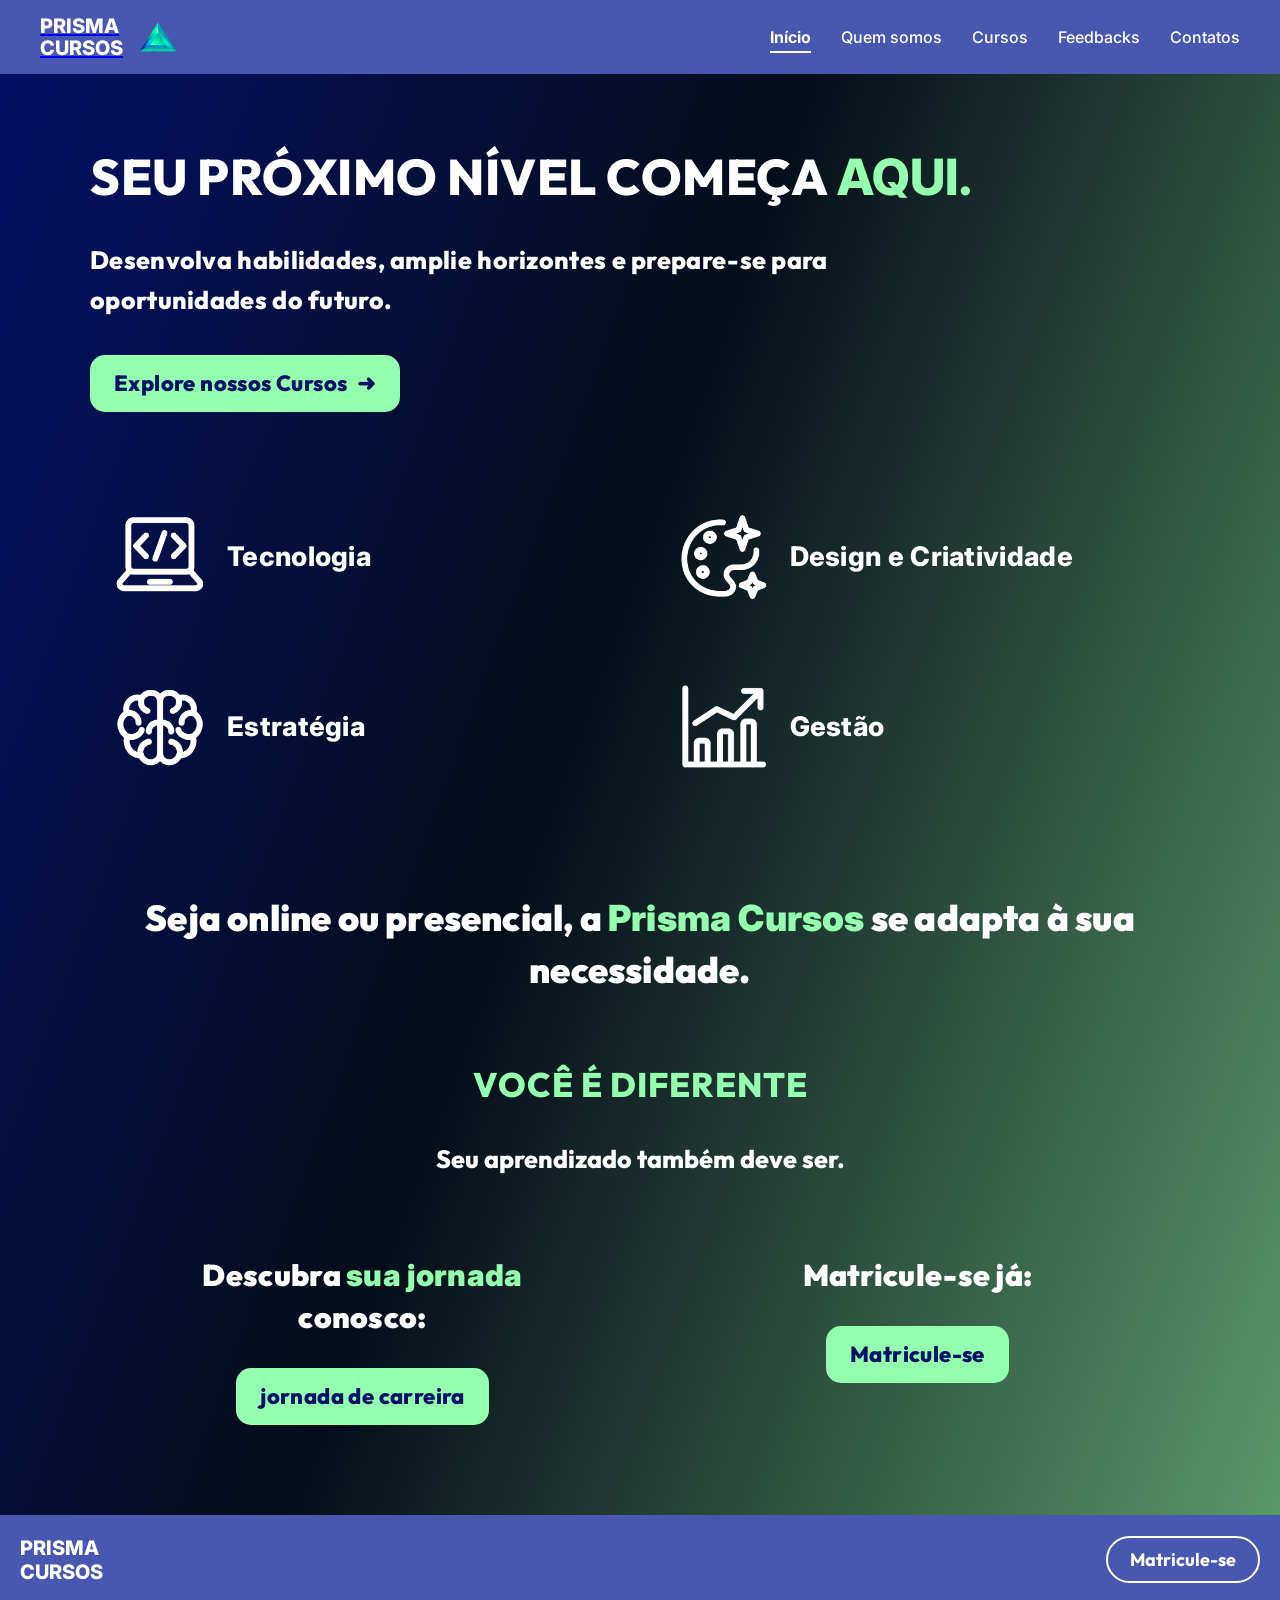
<file: index.html>
<!DOCTYPE html>
<html lang="pt-BR">
<head>
    <meta charset="UTF-8">
    <meta name="viewport" content="width=device-width, initial-scale=1.0">
    <meta name="description" content="Explore os cursos da Prisma Cursos e desenvolva novas habilidades.">

    <title>Início | Prisma Cursos</title>

    <link rel="preconnect" href="https://fonts.googleapis.com">
    <link rel="preconnect" href="https://fonts.gstatic.com" crossorigin>

    <link href="https://fonts.googleapis.com/css2?family=Inter:wght@400;500;600;700;800&family=Outfit:wght@400;500;600;700;800&display=swap" rel="stylesheet">

    <!-- CORREÇÃO: Removido os ../ -->
    <link rel="stylesheet" href="css/layout.css">
    <link rel="stylesheet" href="css/inicio.css">

    <!-- CORREÇÃO: Removido o ../ -->
    <script src="js/main.js" defer></script>
</head>
<body>

    <header class="navbar-global">
        <div class="navbar-content">

            <!-- CORREÇÃO: inicio.html mudou para index.html e removido ../ da imagem -->
            <a href="index.html" class="logo" aria-label="Prisma Cursos - Início">
                <span class="logo-text">PRISMA<br>CURSOS</span>
                <img src="assets/images/logo-prisma.png" alt="">
            </a>

            <button
                class="menu-toggle"
                type="button"
                aria-label="Abrir menu"
                aria-expanded="false"
                aria-controls="menu-principal">
                &#9776;
            </button>

            <nav aria-label="Navegação principal">
                <ul class="nav-links" id="menu-principal">
                    <!-- CORREÇÃO: Links apontando para a pasta pages/ e início para index.html -->
                    <li><a href="index.html" class="active" aria-current="page">Início</a></li>
                    <li><a href="pages/quem-somos.html">Quem somos</a></li>
                    <li><a href="pages/vitrine.html">Cursos</a></li>
                    <li><a href="pages/feedbacks.html">Feedbacks</a></li>
                    <li><a href="pages/contatos.html">Contatos</a></li>
                </ul>
            </nav>

        </div>
    </header>

    <main class="inicio">

        <section class="apresentacao">

            <h1>
                SEU PRÓXIMO NÍVEL COMEÇA
                <span class="destaque">AQUI.</span>
            </h1>

            <p>
                Desenvolva habilidades, amplie horizontes e prepare-se para
                oportunidades do futuro.
            </p>

            <!-- CORREÇÃO: Adicionado pages/ -->
            <a href="pages/vitrine.html" class="botao">
                Explore nossos Cursos <span aria-hidden="true">➜</span>
            </a>

        </section>

        <section class="categorias" aria-label="Áreas de conhecimento">

            <!-- CORREÇÃO: Adicionado pages/ nos links e removido ../ das imagens -->
            <a href="pages/vitrine.html" class="categoria">
                <img src="assets/images/tecnologia.png" alt="">
                <span>Tecnologia</span>
            </a>

            <a href="pages/vitrine.html" class="categoria">
                <img src="assets/images/criatividade.png" alt="">
                <span>Design e Criatividade</span>
            </a>

            <a href="pages/vitrine.html" class="categoria">
                <img src="assets/images/estrategia.png" alt="">
                <span>Estratégia</span>
            </a>

            <a href="pages/vitrine.html" class="categoria">
                <img src="assets/images/gestao.png" alt="">
                <span>Gestão</span>
            </a>

        </section>

        <section class="proposta">

            <h2>
                Seja online ou presencial, a
                <span class="destaque">Prisma Cursos</span> se adapta à sua necessidade.
            </h2>

            <h3>VOCÊ É DIFERENTE</h3>

            <p class="subtitulo">
                Seu aprendizado também deve ser.
            </p>

            <div class="chamadas-acao">

                <div class="chamada">
                    <h4>
                        Descubra <span class="destaque">sua jornada</span><br>
                        conosco:
                    </h4>

                    <!-- CORREÇÃO: Adicionado pages/ -->
                    <a href="pages/gamific.html" class="botao">
                        jornada de carreira
                    </a>
                </div>

                <div class="chamada">
                    <h4>Matricule-se já:</h4>

                    <!-- CORREÇÃO: Adicionado pages/ -->
                    <a href="pages/contatos.html" class="botao">
                        Matricule-se
                    </a>
                </div>

            </div>

        </section>

    </main>

    <footer class="rodape">
        <!-- CORREÇÃO: inicio.html mudou para index.html e adicionado pages/ no contatos -->
        <a href="index.html" class="rodape-logo">
            PRISMA<br>CURSOS
        </a>

        <a href="pages/contatos.html" class="botao-rodape">
            Matricule-se
        </a>
    </footer>

</body>
</html>
</file>
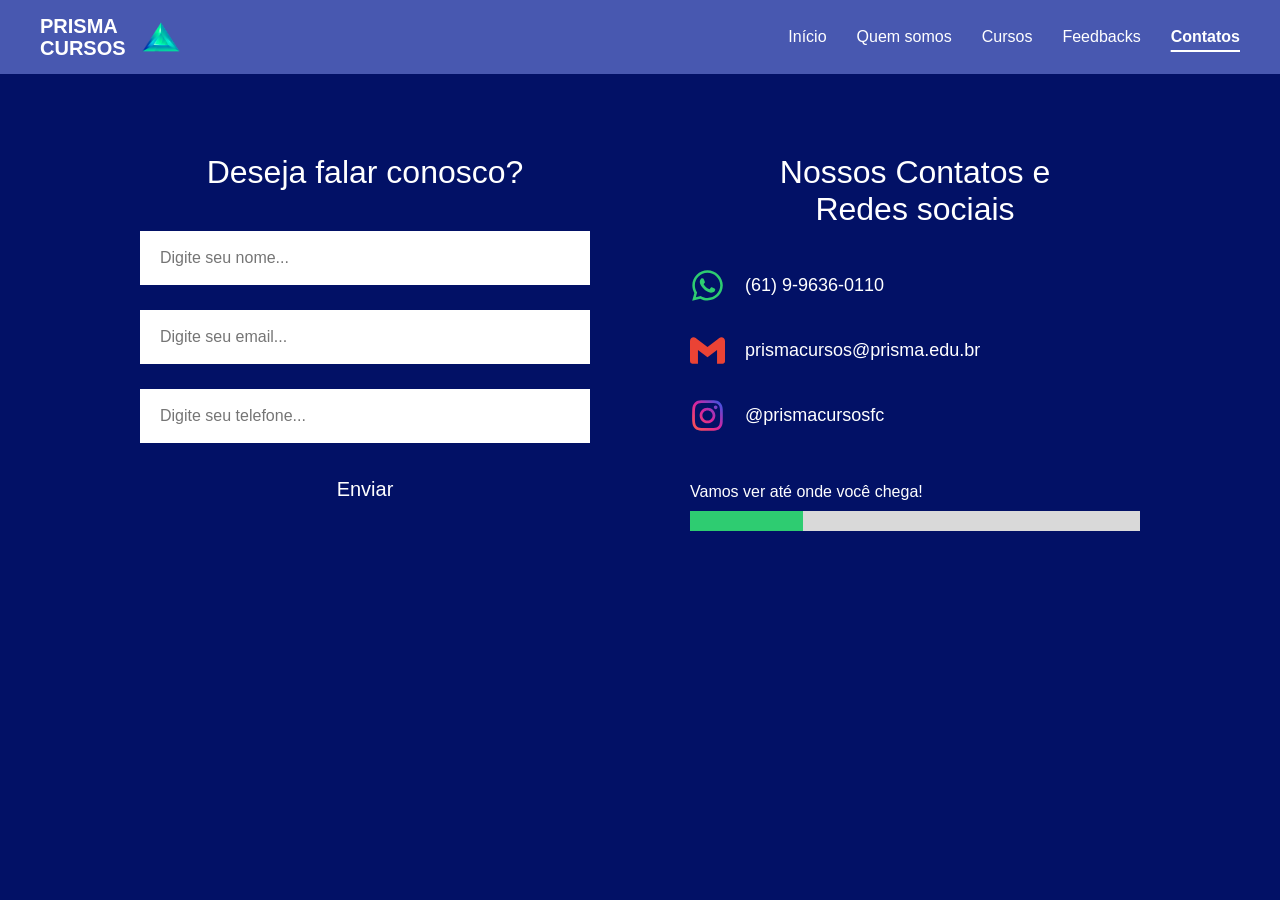
<file: pages/contatos.html>
<!DOCTYPE html>
<html lang="pt-PT">
<head>
    <meta charset="UTF-8">
    <meta name="viewport" content="width=device-width, initial-scale=1.0">
    <title>Contactos - Prisma Cursos</title>
    
    <link href="https://fonts.googleapis.com/css2?family=Outfit:wght@400;500;700;800&display=swap" rel="stylesheet">
    <link rel="stylesheet" href="../css/layout.css">
    <link rel="stylesheet" href="../css/contatos.css">
</head>
<body>

    <header class="navbar-global">
        <div class="navbar-content">
            <div class="logo">
                <div class="logo-text">
                    PRISMA<br>CURSOS
                </div>
                <img src="../assets/images/logo-prisma.png" alt="Logótipo Prisma Cursos">
            </div>
            
            <button class="menu-toggle" aria-label="Abrir menu">&#9776;</button>

            <nav>
                <ul class="nav-links">
                    <li><a href="../index.html">Início</a></li>
                    <li><a href="quem-somos.html">Quem somos</a></li>
                    <li><a href="vitrine.html">Cursos</a></li>
                    <li><a href="feedbacks.html">Feedbacks</a></li>
                    <li><a href="contatos.html" class="active">Contatos</a></li>
                </ul>
            </nav>
        </div>
    </header>

    <main class="contact-main">
        <section class="contact-left">
            <h1 class="contact-title">Deseja falar conosco?</h1>
            <form class="contact-form" id="formContato">
                <input type="text" placeholder="Digite seu nome..." required>
                <input type="email" placeholder="Digite seu email..." required>
                <input type="tel" placeholder="Digite seu telefone..." required>
                <button type="submit" class="btn-enviar">Enviar</button>
            </form>
        </section>

        <section class="contact-right">
            <h1 class="contact-title">Nossos Contatos e<br>Redes sociais</h1>
            <ul class="social-list">
                <li>
                    <img src="../assets/icons/WhatsApp.svg" alt="WhatsApp">
                    <span>(61) 9-9636-0110</span>
                </li>
                <li>
                    <img src="../assets/icons/Gmail.svg" alt="Email">
                    <span>prismacursos@prisma.edu.br</span>
                </li>
                <li>
                    <img src="../assets/icons/Instagram.svg" alt="Instagram">
                    <span>@prismacursosfc</span>
                </li>
            </ul>

            <div class="progress-section">
                <p>Vamos ver até onde você chega!</p>
                <div class="progress-bar-bg">
                    <div class="progress-bar-fill"></div>
                </div>
            </div>
        </section>
    </main>

    <script src="../js/main.js"></script>
</body>
</html>
</file>
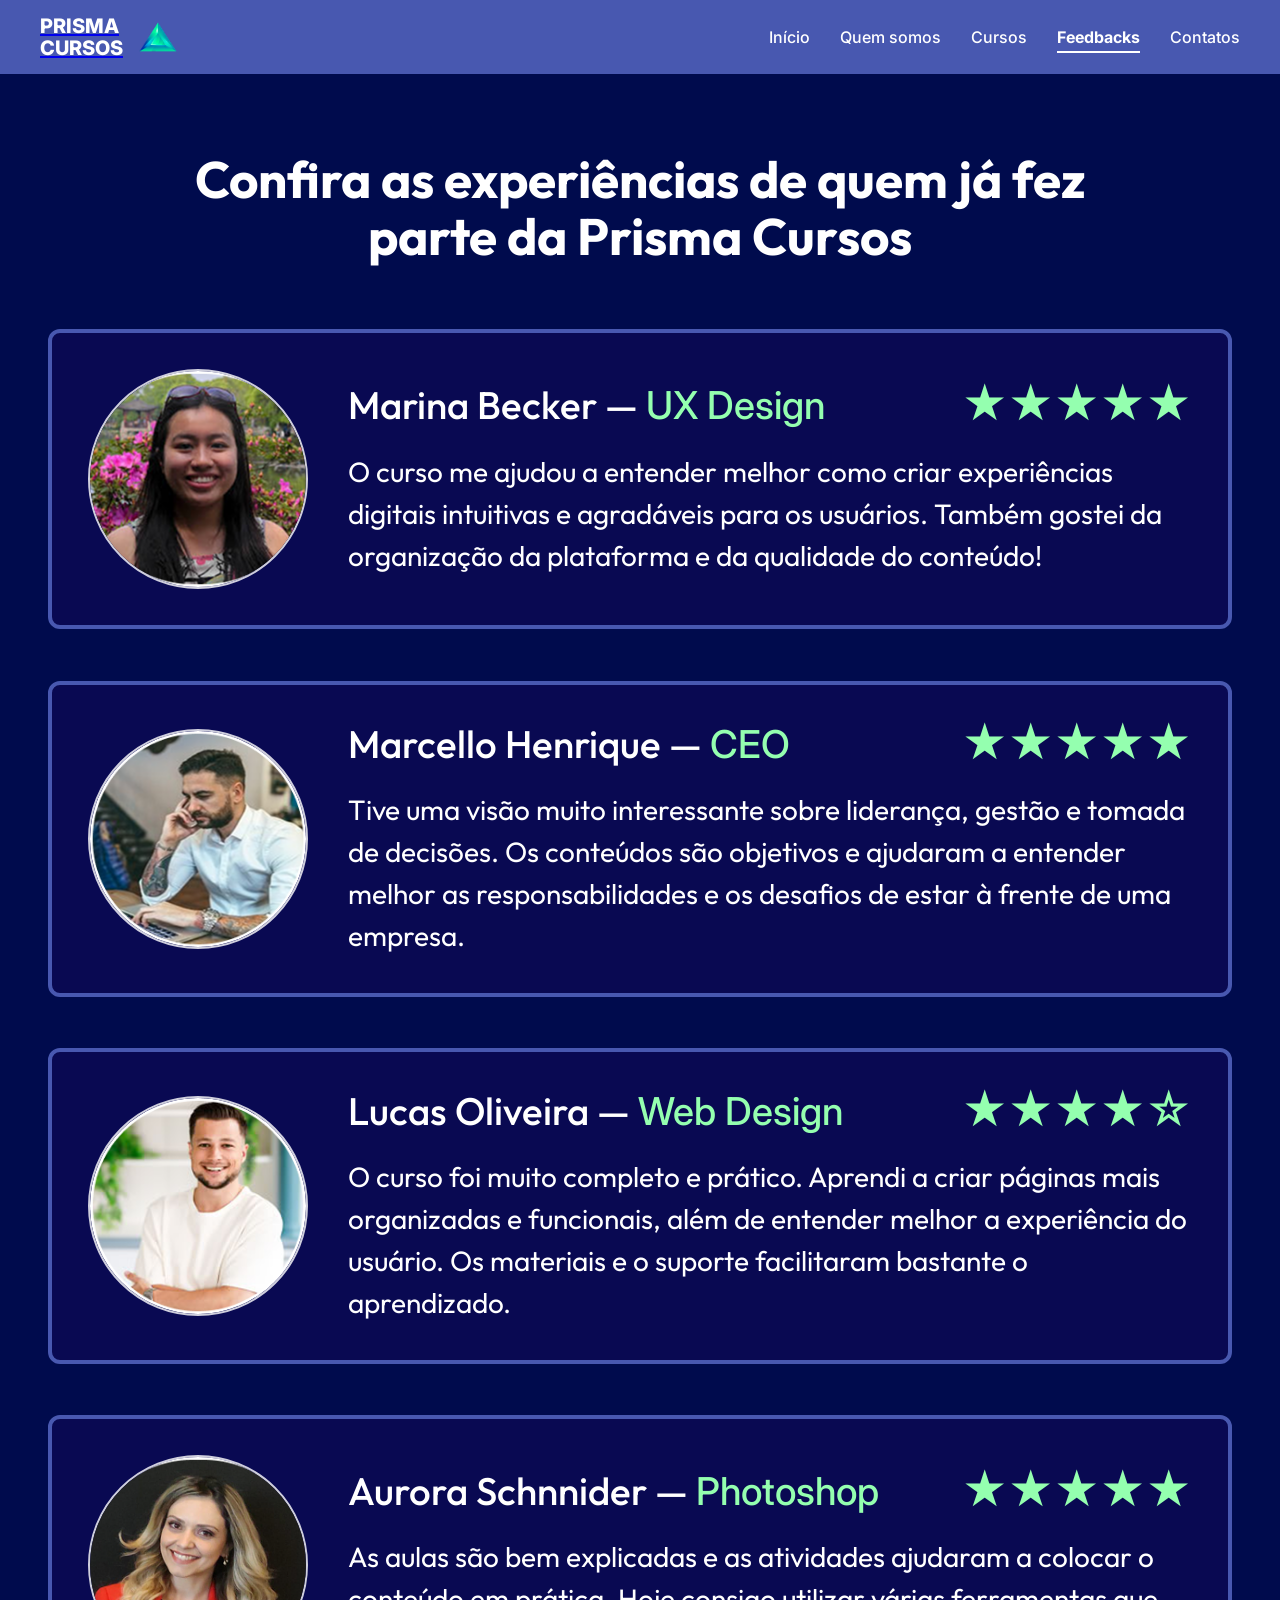
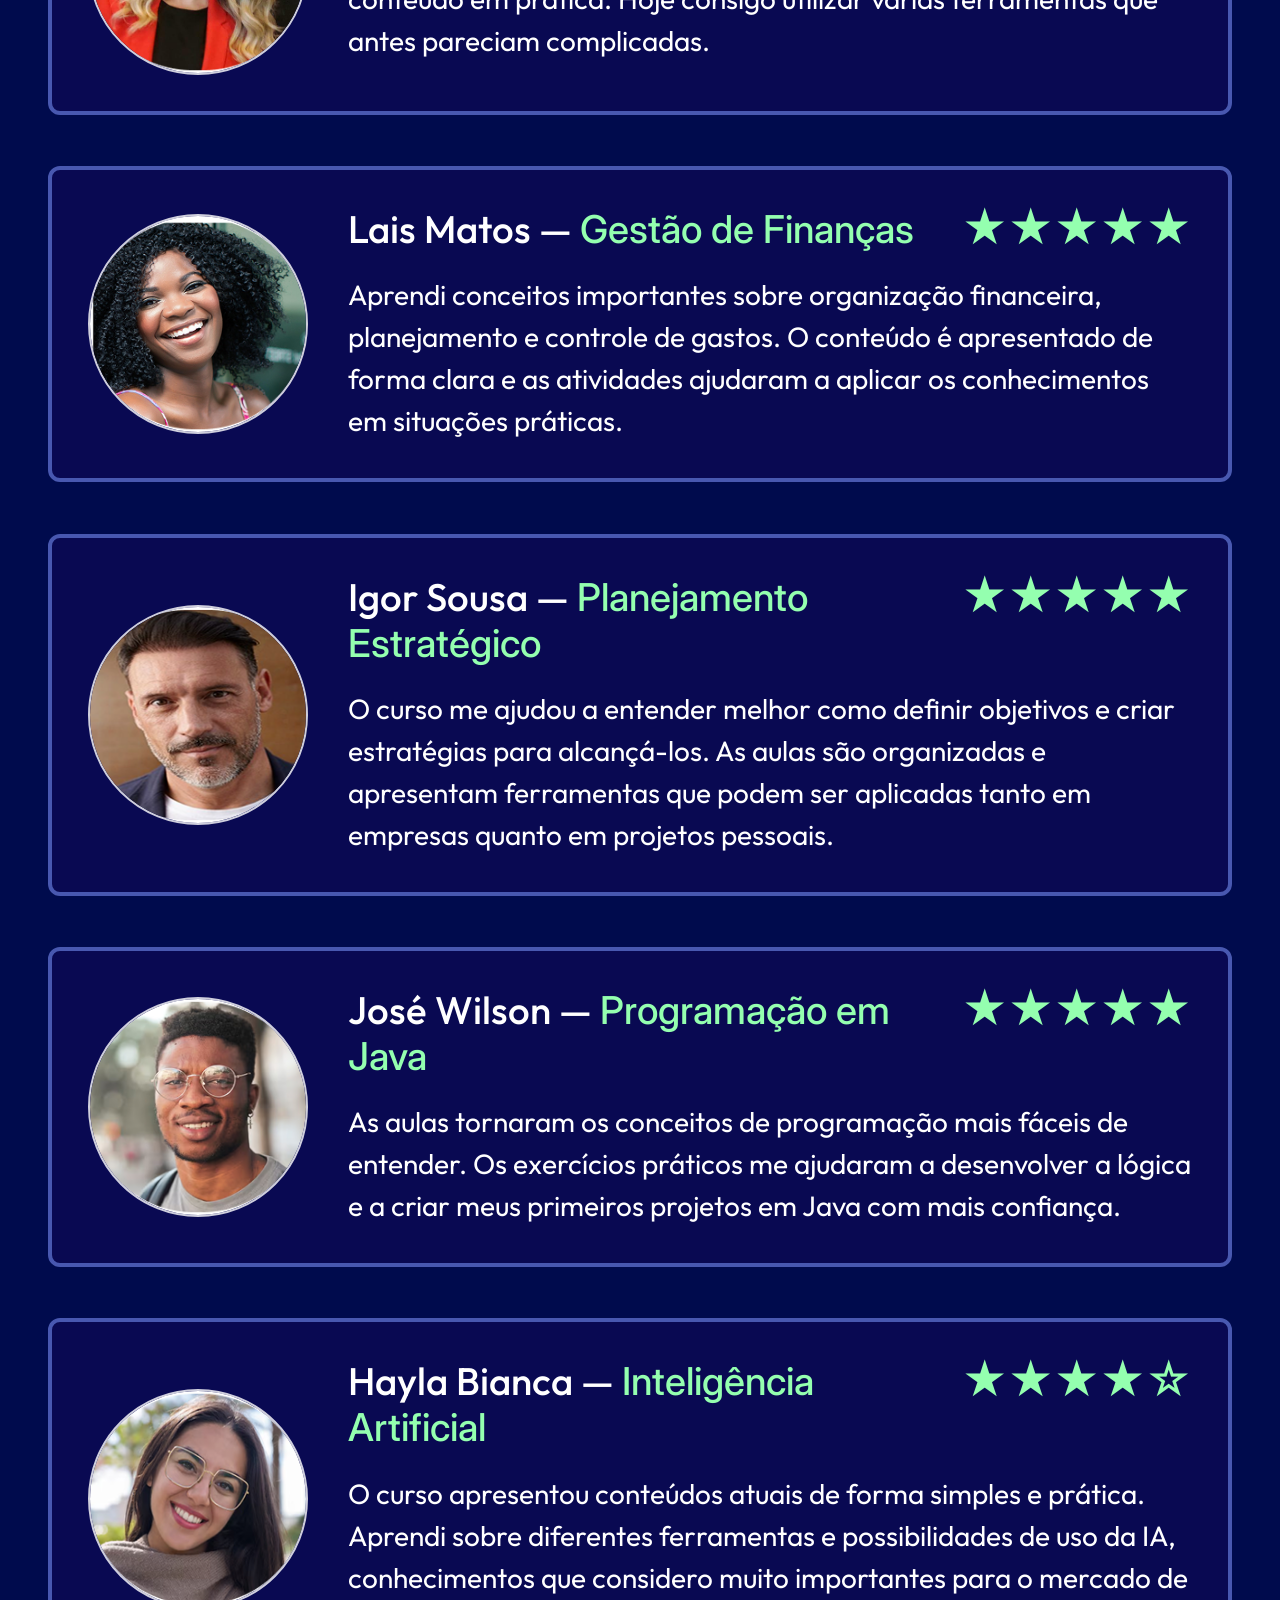
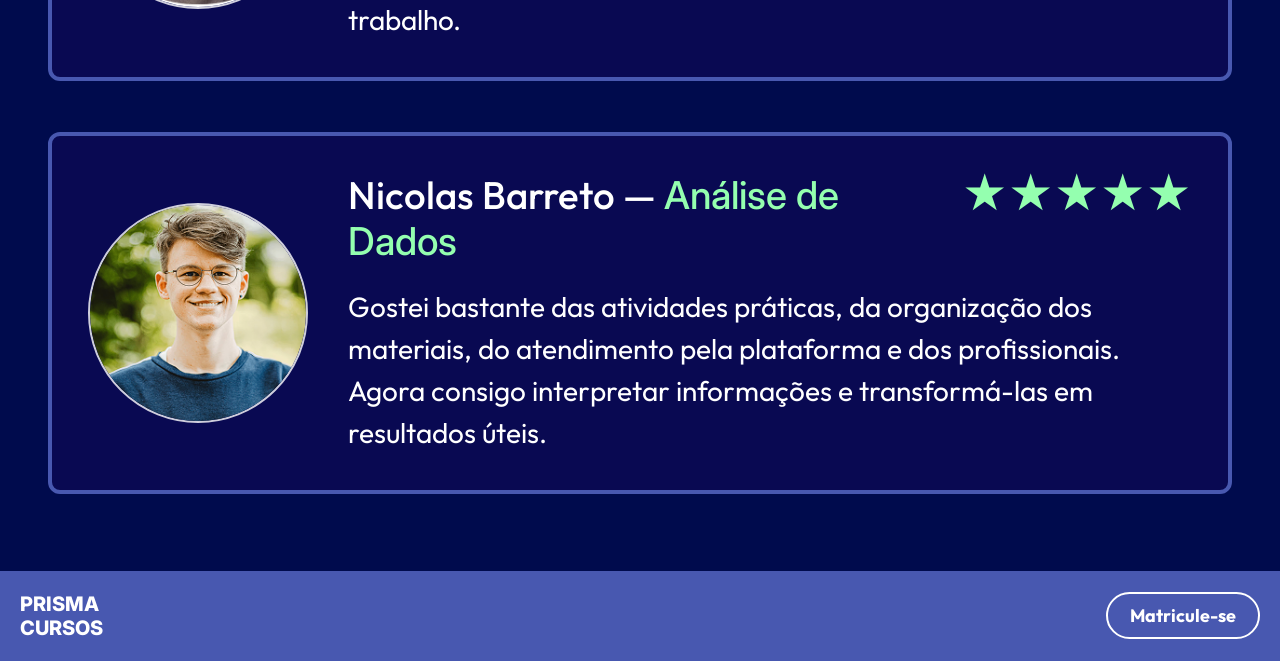
<file: pages/feedbacks.html>
<!DOCTYPE html>
<html lang="pt-BR">
<head>
    <meta charset="UTF-8">

    <meta
        name="viewport"
        content="width=device-width, initial-scale=1.0"
    >

    <meta
        name="description"
        content="Confira as experiências dos alunos da Prisma Cursos."
    >

    <title>Feedbacks de alunos | Prisma Cursos</title>

    <link rel="preconnect" href="https://fonts.googleapis.com">

    <link
        rel="preconnect"
        href="https://fonts.gstatic.com"
        crossorigin
    >

    <link
        href="https://fonts.googleapis.com/css2?family=Inter:wght@400;500;600;700;800&family=Outfit:wght@400;500;600;700&display=swap"
        rel="stylesheet"
    >

    <link rel="stylesheet" href="../css/layout.css">
    <link rel="stylesheet" href="../css/feedbacks.css">

    <script src="../js/feedbacks.js" defer></script>
    <script src="../js/main.js" defer></script>
</head>

<body>
    <header class="navbar-global">
        <div class="navbar-content">
            <a
                href="inicio.html"
                class="logo"
                aria-label="Prisma Cursos — página inicial"
            >
                <span class="logo-text">
                    PRISMA<br>CURSOS
                </span>

                <img
                    src="../assets/images/logo-prisma.png"
                    alt=""
                    width="40"
                    height="40"
                >
            </a>

            <button
                class="menu-toggle"
                type="button"
                aria-label="Abrir menu"
                aria-expanded="false"
                aria-controls="menu-principal"
            >
                &#9776;
            </button>

            <nav aria-label="Navegação principal">
                <ul
                    class="nav-links"
                    id="menu-principal"
                >
                    <li>
                        <a href="../index.html">Início</a>
                    </li>

                    <li>
                        <a href="quem-somos.html">Quem somos</a>
                    </li>

                    <li>
                        <a href="vitrine.html">Cursos</a>
                    </li>

                    <li>
                        <a
                            href="feedbacks.html"
                            class="active"
                            aria-current="page"
                        >
                            Feedbacks
                        </a>
                    </li>

                    <li>
                        <a href="contatos.html">Contatos</a>
                    </li>
                </ul>
            </nav>
        </div>
    </header>

    <main class="secao-feedbacks">
        <div class="container-feedbacks">
            <h1 class="titulo-feedbacks">
                Confira as experiências de quem já fez parte da Prisma Cursos
            </h1>

            <div
                class="lista-feedbacks"
                id="container-feedbacks"
            ></div>

            <noscript>
                <p class="aviso-feedbacks">
                    Ative o JavaScript para visualizar os depoimentos dos alunos.
                </p>
            </noscript>
        </div>
    </main>

    <footer class="rodape">
        <a
            href="inicio.html"
            class="rodape-logo"
            aria-label="Prisma Cursos — página inicial"
        >
            PRISMA<br>CURSOS
        </a>

        <a
            href="contatos.html"
            class="botao-rodape"
        >
            Matricule-se
        </a>
    </footer>
</body>
</html>
</file>
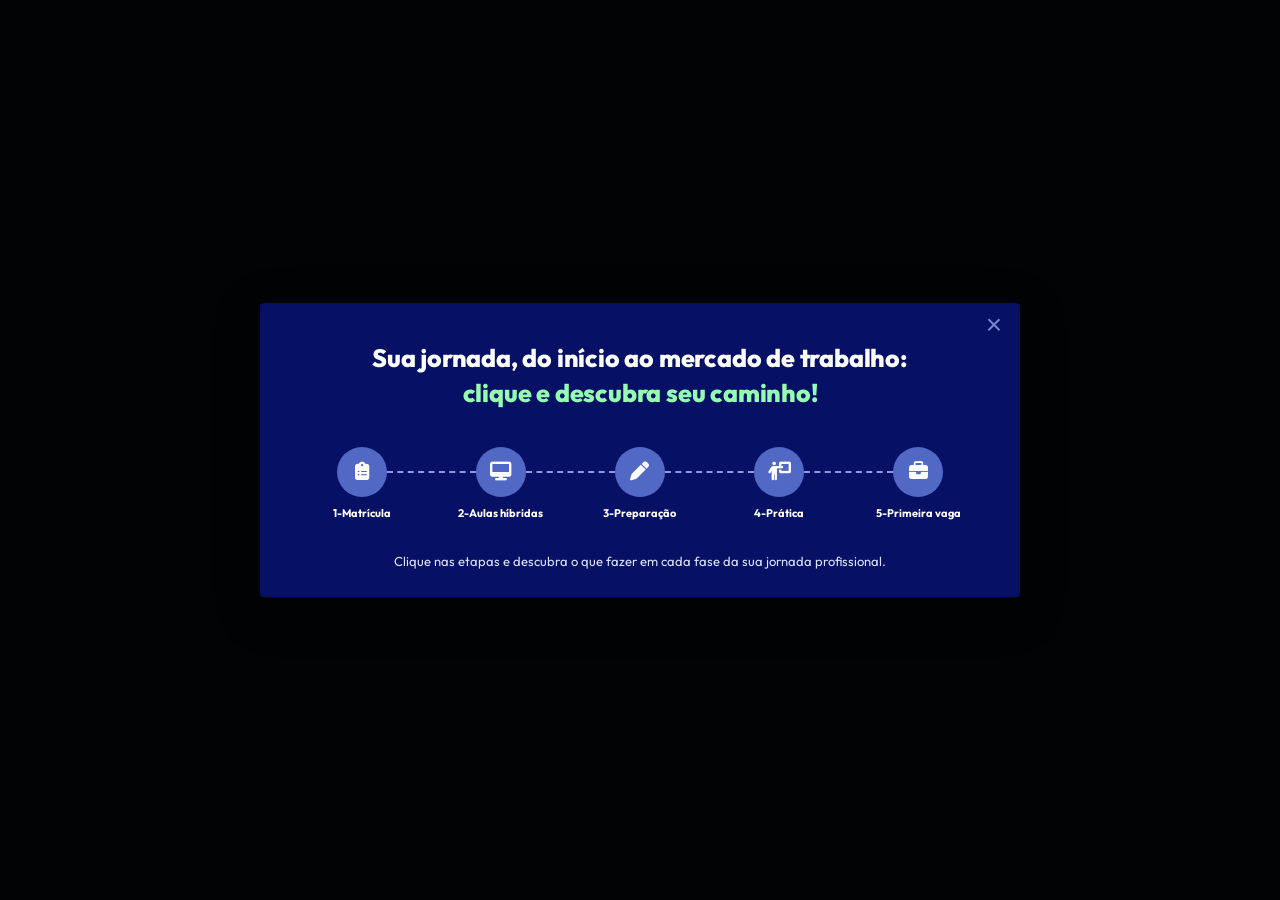
<file: pages/gamific.html>
<!DOCTYPE html>
<html lang="pt-BR">
<head>
    <meta charset="UTF-8">
    <meta name="viewport" content="width=device-width, initial-scale=1.0">

    <meta name="description" content="Descubra sua jornada profissional com a Prisma Cursos.">

    <title>Jornada de Carreira | Prisma Cursos</title>

    <link rel="preconnect" href="https://fonts.googleapis.com">
    <link rel="preconnect" href="https://fonts.gstatic.com" crossorigin>

    <link
        href="https://fonts.googleapis.com/css2?family=Inter:wght@400;500;600;700;800&family=Outfit:wght@400;500;600;700;800&display=swap"
        rel="stylesheet"
    >

    <link
        rel="stylesheet"
        href="https://cdnjs.cloudflare.com/ajax/libs/font-awesome/6.5.2/css/all.min.css"
    >

    <link rel="stylesheet" href="../css/gamific.css">

    <script src="../js/gamific.js" defer></script>
</head>

<body>

    <main class="jornada-overlay">

        <section class="jornada-modal" aria-labelledby="titulo-jornada">

            <button
                type="button"
                class="fechar-jornada"
                id="fechar-jornada"
                aria-label="Fechar jornada e voltar à página inicial"
            >
                &times;
            </button>

            <h1 id="titulo-jornada">
                Sua jornada, do início ao mercado de trabalho:
                <span>clique e descubra seu caminho!</span>
            </h1>

            <div class="linha-etapas" aria-label="Etapas da jornada">

                <button
                    class="etapa"
                    type="button"
                    data-etapa="0"
                    aria-label="Etapa 1: Matrícula"
                    aria-pressed="false"
                >
                    <span class="etapa-icone">
                        <i class="fa-solid fa-clipboard-list" aria-hidden="true"></i>
                    </span>
                    <span class="etapa-nome">1-Matrícula</span>
                </button>

                <button
                    class="etapa"
                    type="button"
                    data-etapa="1"
                    aria-label="Etapa 2: Aulas híbridas"
                    aria-pressed="false"
                >
                    <span class="etapa-icone">
                        <i class="fa-solid fa-desktop" aria-hidden="true"></i>
                    </span>
                    <span class="etapa-nome">2-Aulas híbridas</span>
                </button>

                <button
                    class="etapa"
                    type="button"
                    data-etapa="2"
                    aria-label="Etapa 3: Preparação"
                    aria-pressed="false"
                >
                    <span class="etapa-icone">
                        <i class="fa-solid fa-pen" aria-hidden="true"></i>
                    </span>
                    <span class="etapa-nome">3-Preparação</span>
                </button>

                <button
                    class="etapa"
                    type="button"
                    data-etapa="3"
                    aria-label="Etapa 4: Prática"
                    aria-pressed="false"
                >
                    <span class="etapa-icone">
                        <i class="fa-solid fa-person-chalkboard" aria-hidden="true"></i>
                    </span>
                    <span class="etapa-nome">4-Prática</span>
                </button>

                <button
                    class="etapa"
                    type="button"
                    data-etapa="4"
                    aria-label="Etapa 5: Primeira vaga"
                    aria-pressed="false"
                >
                    <span class="etapa-icone">
                        <i class="fa-solid fa-briefcase" aria-hidden="true"></i>
                    </span>
                    <span class="etapa-nome">5-Primeira vaga</span>
                </button>

            </div>

            <p class="instrucao">
                Clique nas etapas e descubra o que fazer em cada fase
                da sua jornada profissional.
            </p>

        </section>

    </main>

    <div
        class="explicacao-overlay"
        id="explicacao-overlay"
        aria-hidden="true"
        inert
    >
        <section
            class="explicacao-modal"
            role="dialog"
            aria-modal="true"
            aria-labelledby="titulo-etapa"
            aria-describedby="descricao-etapa"
        >

            <button
                type="button"
                class="fechar-explicacao"
                id="fechar-explicacao"
                aria-label="Fechar explicação da etapa"
            >
                &times;
            </button>

            <span class="explicacao-numero" id="numero-etapa"></span>

            <h2 id="titulo-etapa"></h2>

            <p id="descricao-etapa"></p>

            <button
                type="button"
                class="botao-voltar"
                id="voltar-jornada"
            >
                Voltar à jornada
            </button>

        </section>
    </div>

</body>
</html>
</file>
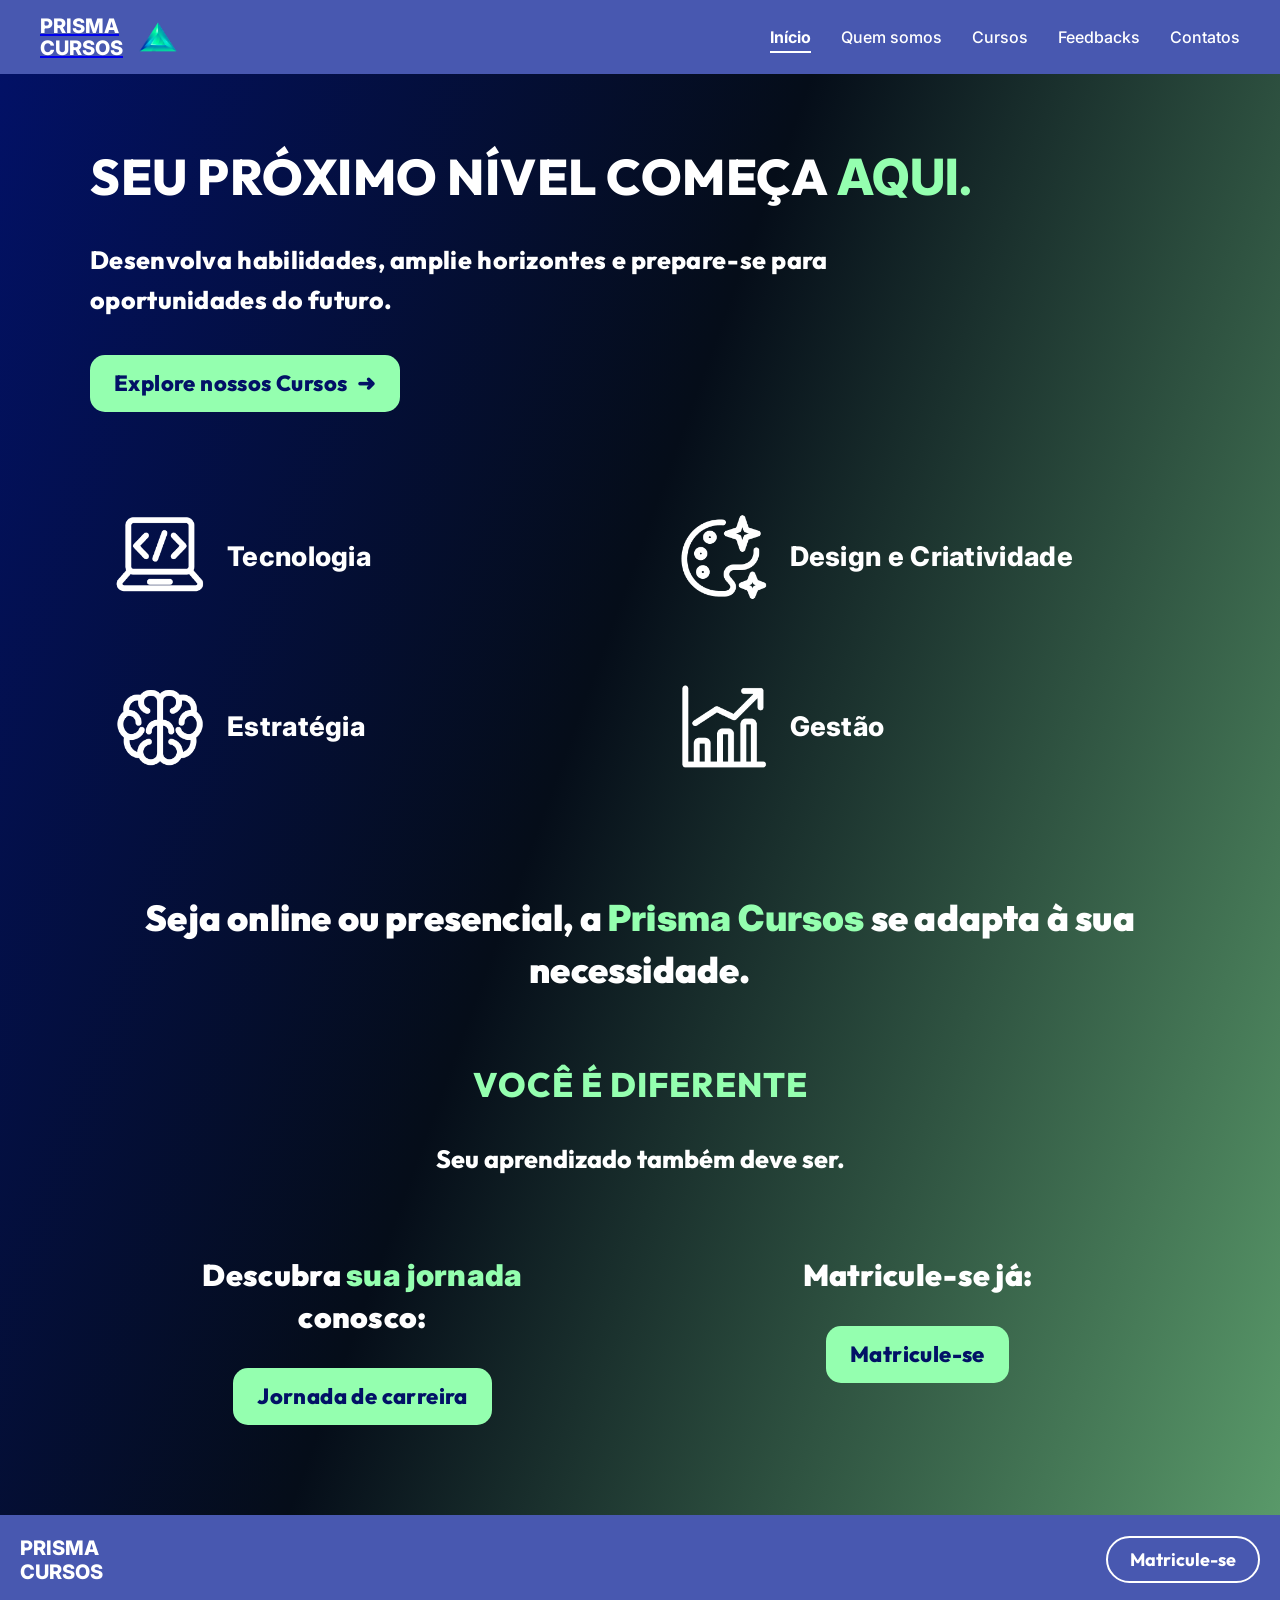
<file: pages/inicio.html>
<!DOCTYPE html>
<html lang="pt-BR">
<head>
    <meta charset="UTF-8">
    <meta name="viewport" content="width=device-width, initial-scale=1.0">
    <meta name="description" content="Explore os cursos da Prisma Cursos e desenvolva novas habilidades.">

    <title>Início | Prisma Cursos</title>

    <link rel="preconnect" href="https://fonts.googleapis.com">
    <link rel="preconnect" href="https://fonts.gstatic.com" crossorigin>

    <link href="https://fonts.googleapis.com/css2?family=Inter:wght@400;500;600;700;800&family=Outfit:wght@400;500;600;700;800&display=swap" rel="stylesheet">

    <link rel="stylesheet" href="../css/layout.css">
    <link rel="stylesheet" href="../css/inicio.css">

    <script src="../js/main.js" defer></script>
</head>
<body>

    <header class="navbar-global">
        <div class="navbar-content">

            <a href="inicio.html" class="logo" aria-label="Prisma Cursos - Início">
                <span class="logo-text">PRISMA<br>CURSOS</span>
                <img src="../assets/images/logo-prisma.png" alt="">
            </a>

            <button
                class="menu-toggle"
                type="button"
                aria-label="Abrir menu"
                aria-expanded="false"
                aria-controls="menu-principal">
                &#9776;
            </button>

            <nav aria-label="Navegação principal">
                <ul class="nav-links" id="menu-principal">
                    <li><a href="inicio.html" class="active" aria-current="page">Início</a></li>
                    <li><a href="quem-somos.html">Quem somos</a></li>
                    <li><a href="vitrine.html">Cursos</a></li>
                    <li><a href="feedbacks.html">Feedbacks</a></li>
                    <li><a href="contatos.html">Contatos</a></li>
                </ul>
            </nav>

        </div>
    </header>

    <main class="inicio">

        <section class="apresentacao">

            <h1>
                SEU PRÓXIMO NÍVEL COMEÇA
                <span class="destaque">AQUI.</span>
            </h1>

            <p>
                Desenvolva habilidades, amplie horizontes e prepare-se para
                oportunidades do futuro.
            </p>

            <a href="vitrine.html" class="botao">
                Explore nossos Cursos <span aria-hidden="true">➜</span>
            </a>

        </section>

        <section class="categorias" aria-label="Áreas de conhecimento">

            <a href="vitrine.html" class="categoria">
                <img src="../assets/images/tecnologia.png" alt="">
                <span>Tecnologia</span>
            </a>

            <a href="vitrine.html" class="categoria">
                <img src="../assets/images/criatividade.png" alt="">
                <span>Design e Criatividade</span>
            </a>

            <a href="vitrine.html" class="categoria">
                <img src="../assets/images/estrategia.png" alt="">
                <span>Estratégia</span>
            </a>

            <a href="vitrine.html" class="categoria">
                <img src="../assets/images/gestao.png" alt="">
                <span>Gestão</span>
            </a>

        </section>

        <section class="proposta">

            <h2>
                Seja online ou presencial, a
                <span class="destaque">Prisma Cursos</span> se adapta à sua necessidade.
            </h2>

            <h3>VOCÊ É DIFERENTE</h3>

            <p class="subtitulo">
                Seu aprendizado também deve ser.
            </p>

            <div class="chamadas-acao">

                <div class="chamada">
                    <h4>
                        Descubra <span class="destaque">sua jornada</span><br>
                        conosco:
                    </h4>

                    <a href="gamific.html" class="botao">
                        Jornada de carreira
                    </a>
                </div>

                <div class="chamada">
                    <h4>Matricule-se já:</h4>

                    <a href="contatos.html" class="botao">
                        Matricule-se
                    </a>
                </div>

            </div>

        </section>

    </main>

    <footer class="rodape">
    <a href="inicio.html" class="rodape-logo">
        PRISMA<br>CURSOS
    </a>

    <a href="contatos.html" class="botao-rodape">
        Matricule-se
    </a>
</footer>

</body>
</html>
</file>
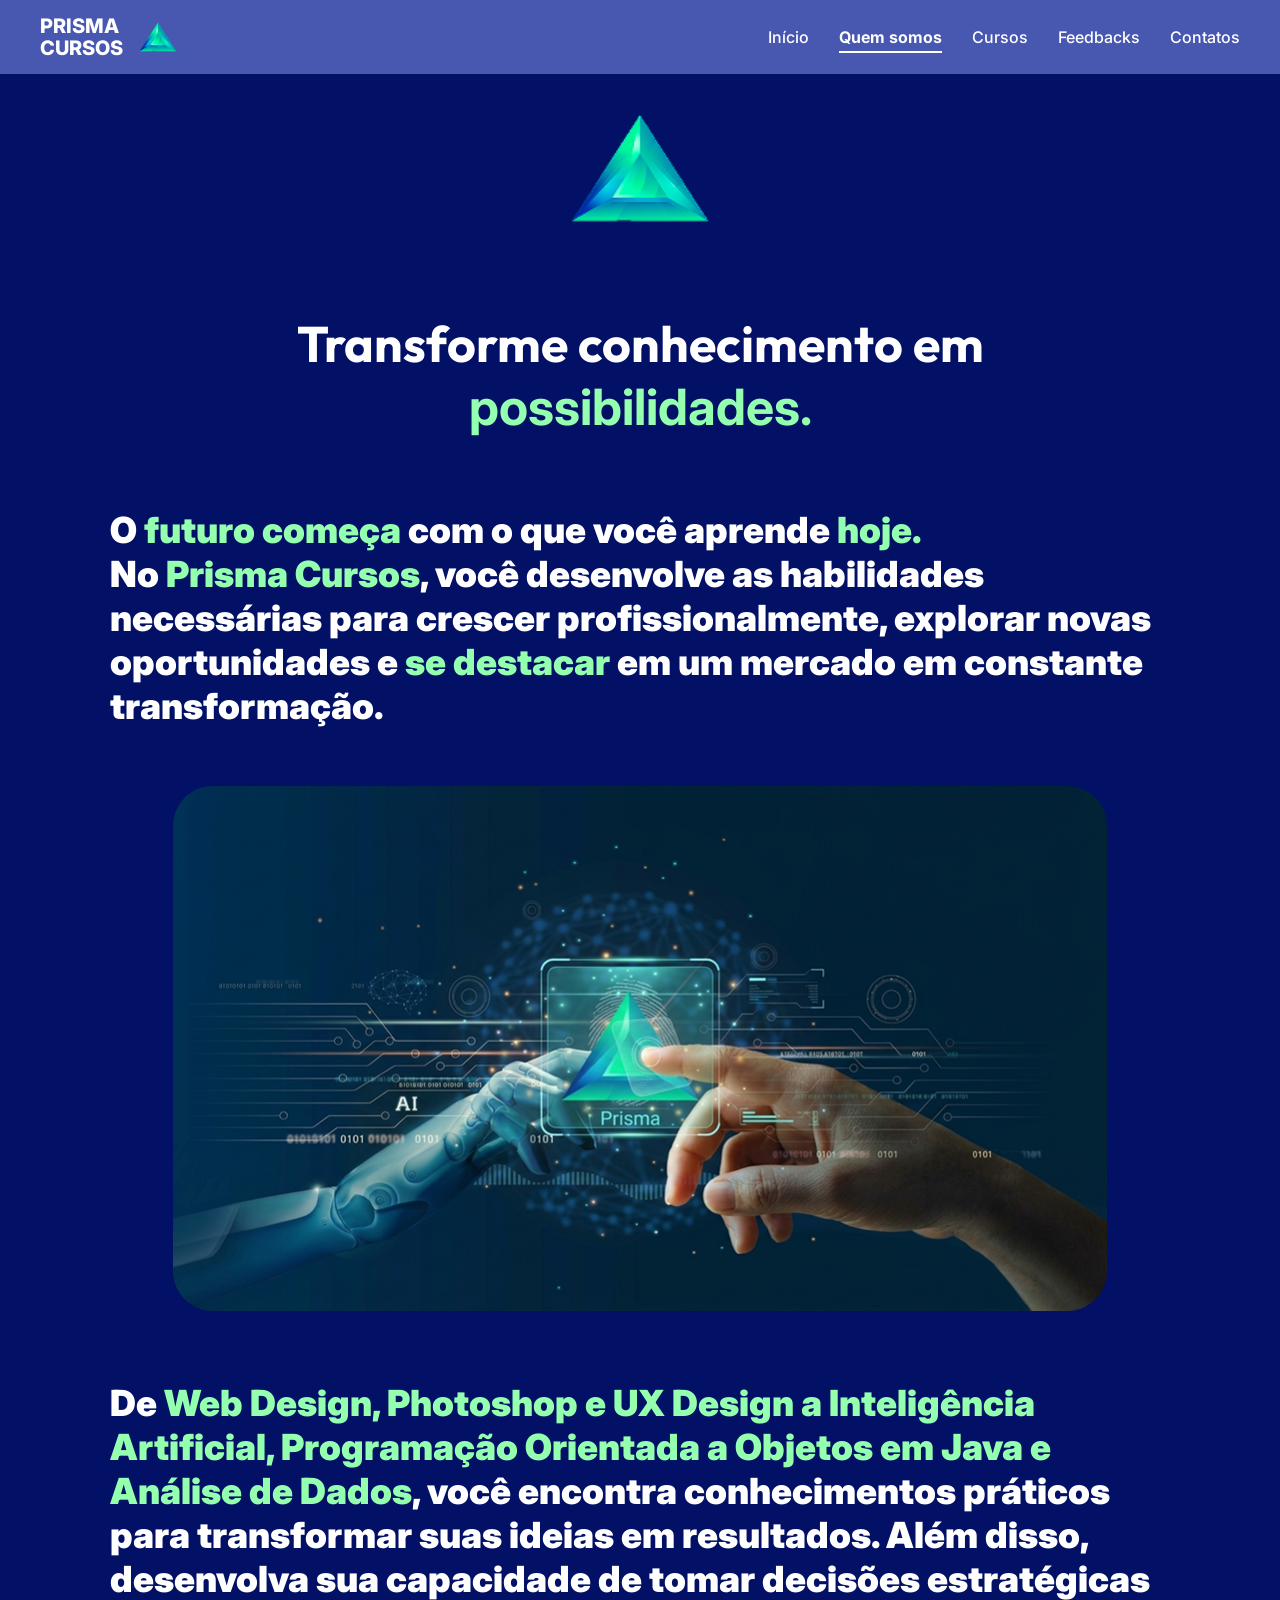
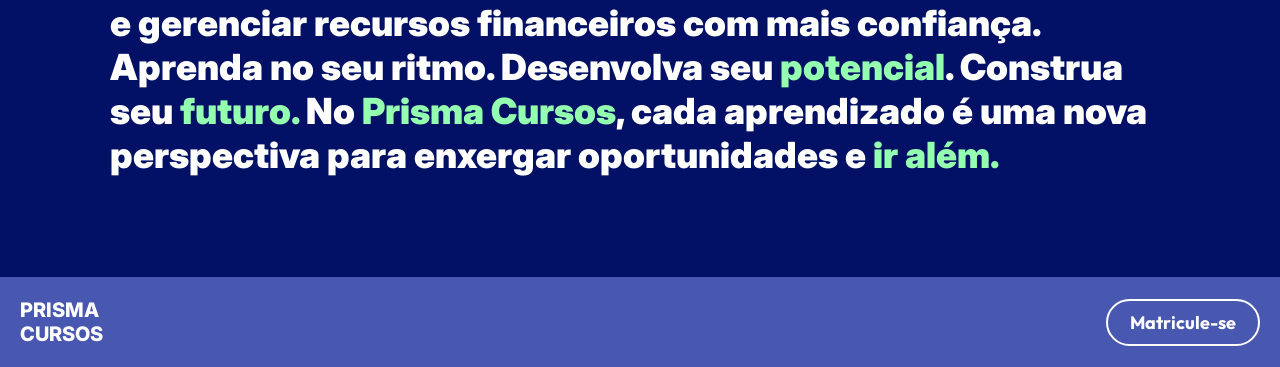
<file: pages/quem-somos.html>
<!DOCTYPE html>
<html lang="pt-BR">
<head>
    <meta charset="UTF-8">
    <meta name="viewport" content="width=device-width, initial-scale=1.0">
    <meta name="description" content="Veja as avaliações de alunos da Prisma Cursos.">
    <title>Quem somos | Prisma Cursos</title>

    <link rel="preconnect" href="https://fonts.googleapis.com">
    <link rel="preconnect" href="https://fonts.gstatic.com" crossorigin>
    <link href="https://fonts.googleapis.com/css2?family=Inter:wght@400;500;600;700;800&family=Outfit:wght@400;500;600;700&display=swap" rel="stylesheet">
    <link rel="stylesheet" href="../css/layout.css">
    <link rel="stylesheet" href="../css/quem-somos.css">
</head>
<body>
    <header class="navbar-global">
        <div class="navbar-content">
            
            <div class="logo">
                <div class="logo-text">
                    PRISMA<br>CURSOS
                </div>
                <img src="../assets/images/logo-prisma.png" alt="Logótipo Prisma Cursos">
            </div>

            <button class="menu-toggle" aria-label="Abrir menu">&#9776;</button>

            <nav>
                <ul class="nav-links">
                    <li><a href="../index.html">Início</a></li>
                    <li><a href="../pages/quem-somos.html"class="active">Quem somos</a></li>
                    <li><a href="../pages/vitrine.html">Cursos</a></li>
                    <li><a href="../pages/feedbacks.html">Feedbacks</a></li>
                    <li><a href="../pages/contatos.html">Contatos</a></li>
                </ul>
            </nav>
            
        </div>
    </header>
    <main class="corpo_de_texto">
        <div class="logo_prisma">
            <img src="../assets/images/logo-prisma.png" alt="Logótipo Prisma Cursos" class="logo_centralizada">
        </div>

        <h1 class="texto_inicial">Transforme conhecimento em <span class="destaque">possibilidades.</span></h1>

        <div class="texto_central">
            <p>O <span class="destaque">futuro começa</span> com o que você aprende <span class="destaque">hoje.</span></p>
            <p>
            No <span class="destaque">Prisma Cursos</span>, você desenvolve as habilidades necessárias para crescer
            profissionalmente, explorar novas oportunidades e <span class="destaque">se destacar</span> em um
            mercado em constante transformação.</p>
        </div>

        <div class="imagem_robo">
            <img src="../assets/images/imagem quem somos.png" alt="imagem de robo quem somos" class="imagem_centralizada">
        </div>

        <div class="explicacao">
            <p>De <span class="destaque">Web Design, Photoshop e UX Design a Inteligência Artificial, Programação
            Orientada a Objetos em Java e Análise de Dados</span>, você encontra
            conhecimentos práticos para transformar suas ideias em resultados. Além
            disso, desenvolva sua capacidade de tomar decisões estratégicas e gerenciar
            recursos financeiros com mais confiança.</p>
            <p>Aprenda no seu ritmo. Desenvolva seu <span class="destaque">potencial</span>. Construa seu <span class="destaque">futuro.</span>
            No <span class="destaque">Prisma Cursos</span>, cada aprendizado é uma nova perspectiva para enxergar
            oportunidades e <span class="destaque">ir além.</span></p>
        </div>
    </main>
    <script src="../js/main.js"></script>

    <footer class="rodape">
    <a href="quem-somos.html" class="rodape-logo">
        PRISMA<br>CURSOS
    </a>

    <a href="contatos.html" class="botao-rodape">
        Matricule-se
    </a>
</footer>

</body>
</html>
</file>
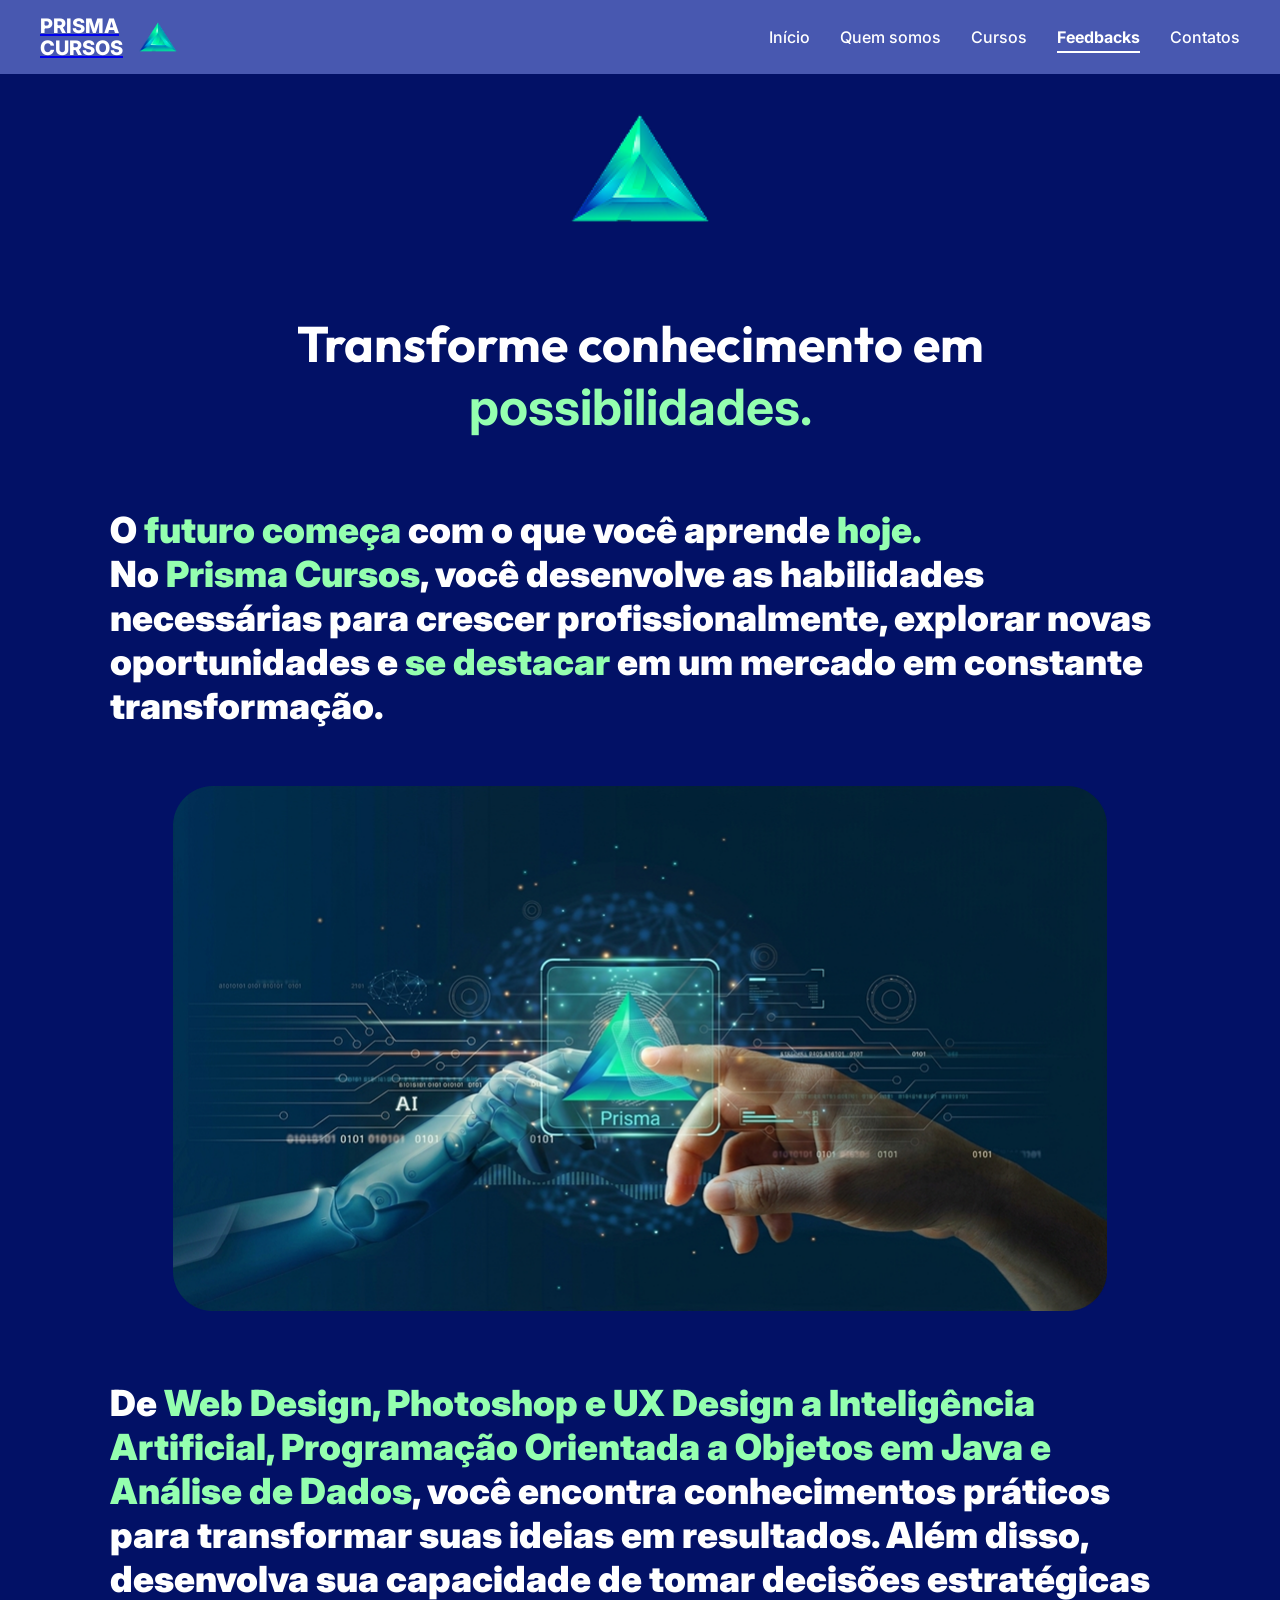
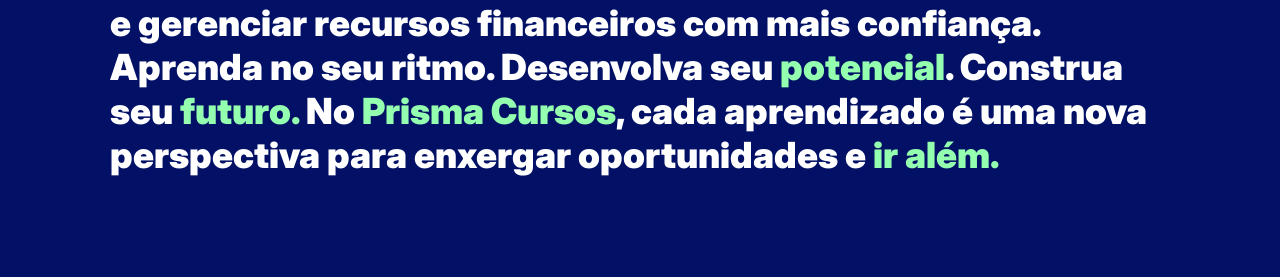
<file: pages/Quem_somos.html>
<!DOCTYPE html>
<html lang="pt-BR">
<head>
    <meta charset="UTF-8">
    <meta name="viewport" content="width=device-width, initial-scale=1.0">
    <meta name="description" content="Veja as avaliações de alunos da Prisma Cursos.">
    <title>Quem somos | Prisma Cursos</title>

    <link rel="preconnect" href="https://fonts.googleapis.com">
    <link rel="preconnect" href="https://fonts.gstatic.com" crossorigin>
    <link href="https://fonts.googleapis.com/css2?family=Inter:wght@400;500;600;700;800&family=Outfit:wght@400;500;600;700&display=swap" rel="stylesheet">
    <link rel="stylesheet" href="../css/layout.css">
    <link rel="stylesheet" href="../css/Quem_somos.css">
</head>
<body>
    <header class="navbar-global">
        <div class="navbar-content">
            <a class="logo" href="../index.html" aria-label="Prisma Cursos — página inicial">
                <span class="logo-text">PRISMA<br>CURSOS</span>
                <img src="../assets/images/logo-prisma.png" alt="">
            </a>

            <nav aria-label="Navegação principal">
                <ul class="nav-links">
                    <li><a href="../index.html">Início</a></li>
                    <li><a href="pages/Quem_somos.html">Quem somos</a></li>
                    <li><a href="cursos.html">Cursos</a></li>
                    <li><a href="feedbacks.html" class="active" aria-current="page">Feedbacks</a></li>
                    <li><a href="contatos.html">Contatos</a></li>
                </ul>
            </nav>
        </div>
    </header>
    <main class="corpo_de_texto">
        <div class="logo_prisma">
            <img src="../assets/images/logo-prisma.png" alt="Logótipo Prisma Cursos" class="logo_centralizada">
        </div>

        <h1 class="texto_inicial">Transforme conhecimento em <span class="destaque">possibilidades.</span></h1>

        <div class="texto_central">
            <p>O <span class="destaque">futuro começa</span> com o que você aprende <span class="destaque">hoje.</span></p>
            <p>
            No <span class="destaque">Prisma Cursos</span>, você desenvolve as habilidades necessárias para crescer
            profissionalmente, explorar novas oportunidades e <span class="destaque">se destacar</span> em um
            mercado em constante transformação.</p>
        </div>

        <div class="imagem_robo">
            <img src="../assets/images/imagem quem somos.png" alt="imagem de robo quem somos" class="imagem_centralizada">
        </div>

        <div class="explicacao">
            <p>De <span class="destaque">Web Design, Photoshop e UX Design a Inteligência Artificial, Programação
            Orientada a Objetos em Java e Análise de Dados</span>, você encontra
            conhecimentos práticos para transformar suas ideias em resultados. Além
            disso, desenvolva sua capacidade de tomar decisões estratégicas e gerenciar
            recursos financeiros com mais confiança.</p>
            <p>Aprenda no seu ritmo. Desenvolva seu <span class="destaque">potencial</span>. Construa seu <span class="destaque">futuro.</span>
            No <span class="destaque">Prisma Cursos</span>, cada aprendizado é uma nova perspectiva para enxergar
            oportunidades e <span class="destaque">ir além.</span></p>
        </div>
    </main>
</body>
</html>
</file>
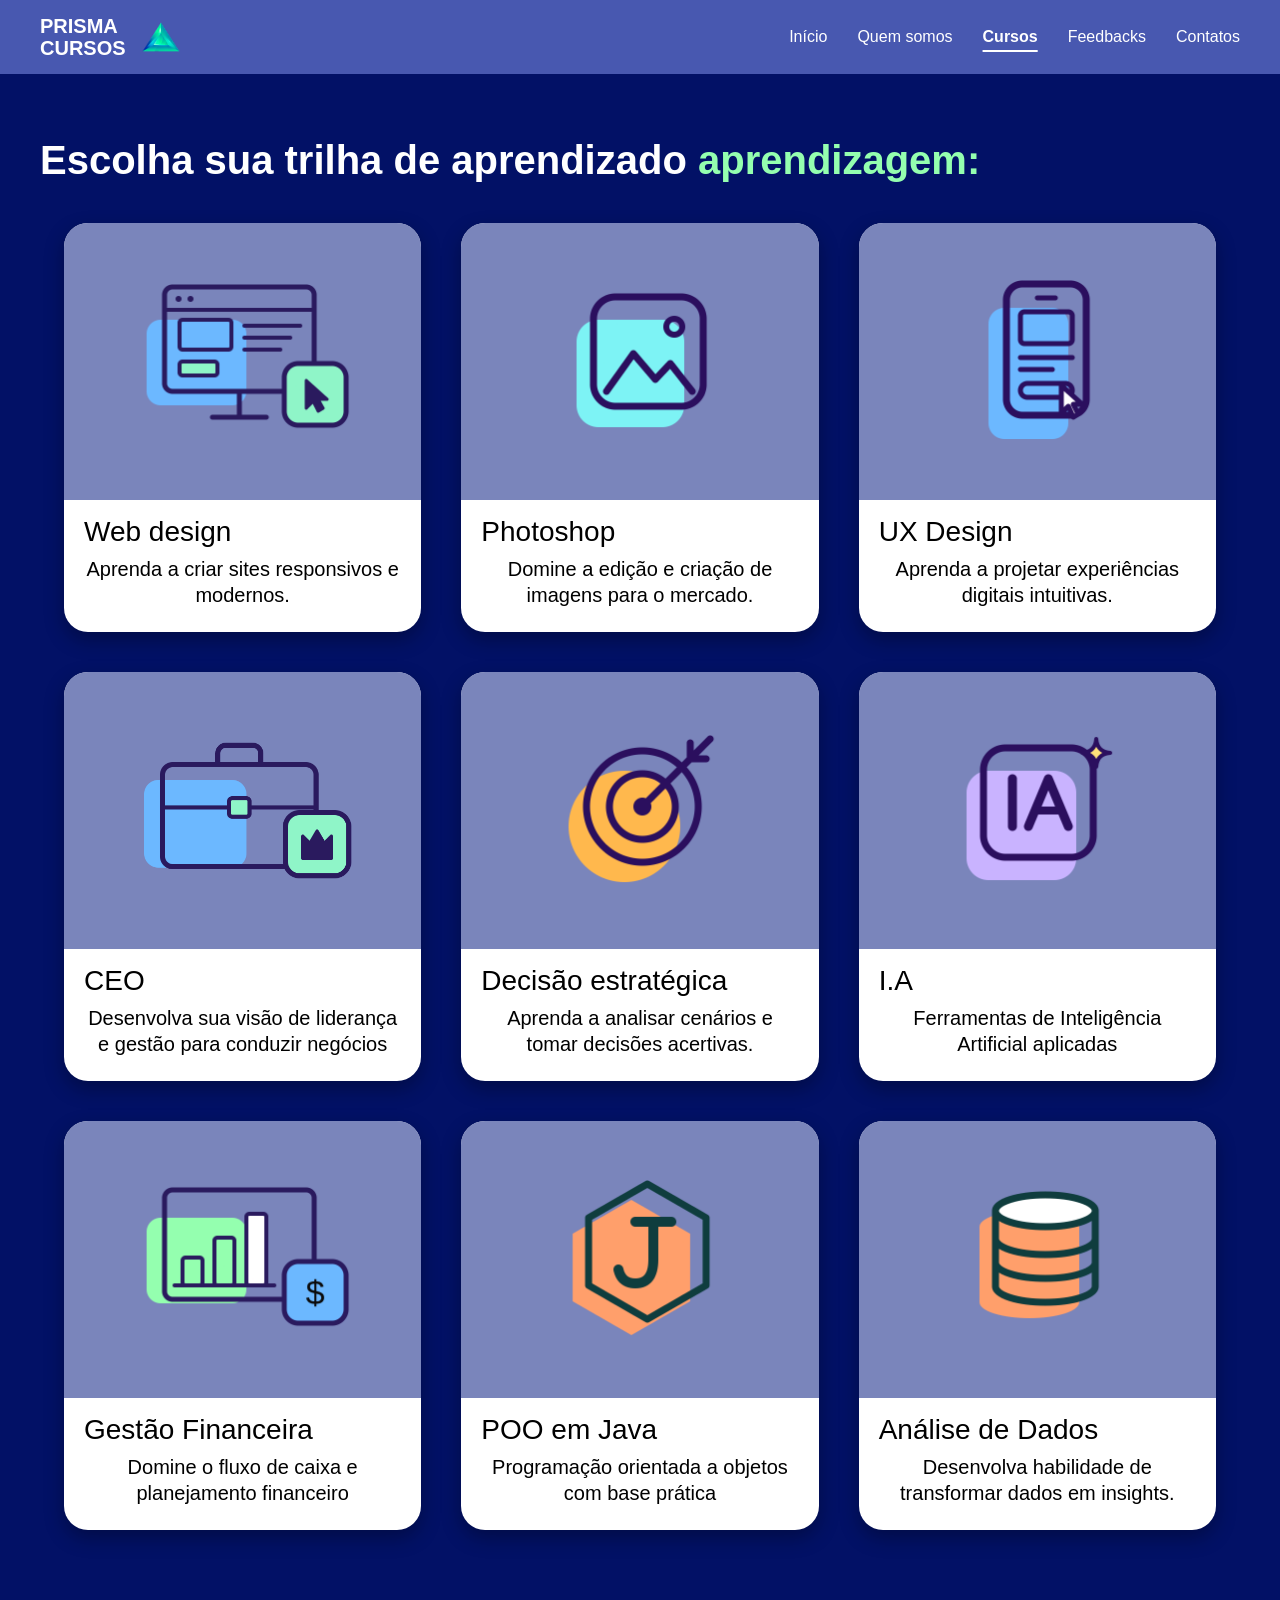
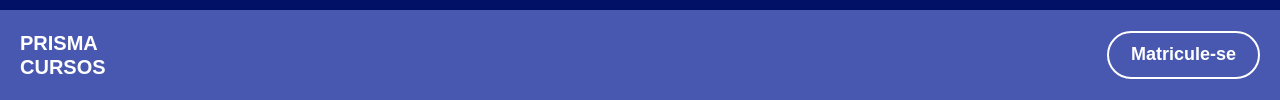
<file: pages/vitrine.html>
<!DOCTYPE html>
<html lang="pt-br">
<head>
    <meta charset="UTF-8">
    <meta name="viewport" content="width=device-width, initial-scale=1.0">
    <title>Vitrine - Prisma Cursos</title>
 
    <link rel="stylesheet" href="../css/layout.css">
    <link rel="stylesheet" href="../css/vitrine.css">
</head>
<body>
    <header class="navbar-global">
        <div class="navbar-content">
            
            <div class="logo">
                <div class="logo-text">
                    PRISMA<br>CURSOS
                </div>
                <img src="../assets/images/logo-prisma.png" alt="Logótipo Prisma Cursos">
            </div>

            <button class="menu-toggle" aria-label="Abrir menu">&#9776;</button>

            <nav>
                <ul class="nav-links">
                    <li><a href="../index.html">Início</a></li>
                    <li><a href="../pages/quem-somos.html">Quem somos</a></li>
                    <li><a href="../cursos.html" class="active">Cursos</a></li>
                    <li><a href="../pages/feedbacks.html">Feedbacks</a></li>
                    <li><a href="contatos.html">Contatos</a></li>
                </ul>
            </nav>
        </div>
    </header>
    <!--primeira linha de cursos (web design, photoshop, ux design)-->
    <h1 class ="escolha-sua-trilha-container">
        <span class="escolha-sua">Escolha sua trilha de aprendizado</span>
        <span class="aprendizagem">aprendizagem:</span>
    </h1>

    <section class ="cursos-grid">
        <article class="rectangle-parent">
            <div class="frame-child">
            </div>
            <img class="icone-curso-web-design-sem-fundo" src="../assets/images/icone_curso_web_design_sem_fundo.png" alt="Ícone do curso de Web design">
            <h2 class="web-design">Web design</h2>
            <p class="aprenda-a-criar">Aprenda a criar sites responsivos e modernos.</p>
        </article>

        <article class="rectangle-group">
            <div class="frame-child"></div>
            <img class="icone-curso-photoshop-sem-fundo" src="../assets/images/icone_curso_photoshop_sem_fundo.png" alt="Ícone do curso de Photoshop">
            <h2 class="photoshop">Photoshop</h2>
            <p class="aprenda-a-criar">Domine a edição e criação de imagens para o mercado.</p>
        </article>

        <article class="rectangle-parent5">
            <div class="frame-child"></div>
            <img class="icone-curso-ux-design" src="../assets/images/icone_curso_ux_design.png" alt="Ícone do curso de UX Design">
            <h2 class="ux-design">UX Design</h2>
            <p class="aprenda-a-criar">Aprenda a projetar experiências digitais intuitivas.</p>
        </article>
    <!--Segunda linha de cursos(CEO,Decisão estratégica,I.A)-->

        <article class="rectangle-container">
            <div class="frame-child"></div>
            <img class="icone-curso-ceo" src="../assets/images/icone_curso_ceo.png" alt="Ícone do curso de CEO">
            <h2 class="ceo">CEO</h2>
            <p class="aprenda-a-criar">Desenvolva sua visão de liderança e gestão para conduzir negócios</p>
        </article>

        <article class="rectangle parent2">
            <div class="frame-child"></div>
            <img class="icone-curso-decisao-estrategica" src="../assets/images/icone_curso_planejamento_estrategico.png" alt="Ícone do curso de Decisão estratégica">
            <h2 class="decisao-estrategica">Decisão estratégica</h2>
            <p class="aprenda-a-criar">Aprenda a analisar cenários e tomar decisões acertivas.</p>
        </article>

        <article class="rectangle-parent3">
            <div class="frame-child"></div>
            <img class="icone-curso-ia" src="../assets/images/icone_curso_ia_letras_v2.png" alt="Ícone do curso de Inteligência Artificial">
            <h2 class="i-a">I.A</h2>
            <p class="Ferramentas-de">Ferramentas de Inteligência Artificial aplicadas</p>
        </article>

    <!--Terceira linha de cursos(Gestão financeira, POO em Java, Análise de Dados)-->
        <article class="rectangle-parent4">
            <div class="frame-child"></div>
            <img class="icone-curso-gestao-financeira-v2" src="../assets/images/icone_curso_gestao_financeira_v2.png" alt="Ícone do curso de Gestão Financeira">
            <h2 class="gestao-financeira">Gestão Financeira</h2>
            <p class="aprenda-a-criar">Domine o fluxo de caixa e planejamento financeiro</p>
        </article>

        <article class="rectangle-parent6">
            <div class="frame-child"></div>
            <img class="icone-curso-poo-em-java" src="../assets/images/icone_curso_java_poligono_nova_paleta.png" alt="Ícone do curso de POO em Java">
            <h2 class="poo-em-java">POO em Java</h2>
            <p class="aprenda-a-criar">Programação orientada a objetos com base prática</p>
        </article>

        <article class="rectangle-parent7">
            <div class="frame-child"></div>
            <img class="icone-curso-analise-de-dados" src="../assets/images/icone_curso_analise_de_dados_v3.png" alt="Ícone do curso de Análise de Dados">
            <h2 class="analise-de-dados">Análise de Dados</h2>
            <p class="aprenda-a-criar">Desenvolva habilidade de transformar dados em insights.</p>
        </article>

    </section>

    <footer class="rodape">
    <a href="vitrine.html" class="rodape-logo">
        PRISMA<br>CURSOS
    </a>

    <a href="contatos.html" class="botao-rodape">
        Matricule-se
    </a>
</footer>

    <script src="../js/vitrine.js" defer></script>
    <script src="../js/main.js"></script>
</body>
</html>
</file>
<file: css/layout.css>
* {
    margin: 0;
    padding: 0;
    box-sizing: border-box;
    font-family: 'Inter', sans-serif;
}

body {
    background-color: #021166; 
    color: #FFFFFF;
    overflow-x: hidden;
}

.navbar-global {
    background-color: #4858B0; 
    padding: 15px 40px;
    width: 100%;
}

.navbar-content {
    display: flex;
    justify-content: space-between;
    align-items: center;
    max-width: 1440px;
    margin: 0 auto;
    position: relative; 
}

.logo {
    display: flex;
    align-items: center;
    gap: 15px;
}

.logo-text {
    font-weight: 800;
    font-size: 20px;
    line-height: 1.1;
    color: #FFFFFF;
}

.logo img {
    height: 40px;
}

nav {
    display: flex;
    align-items: center;
}

.nav-links {
    display: flex;
    list-style: none;
    gap: 30px;
}

.nav-links a {
    color: #FFFFFF;
    text-decoration: none;
    font-size: 16px;
    font-weight: 500;
}

.nav-links a:hover, 
.nav-links a.active {
    font-weight: 700;
    text-decoration: underline;
    text-underline-offset: 8px;
    text-decoration-thickness: 2px;
}

.menu-toggle {
    display: none;
    background: none;
    border: none;
    color: #FFFFFF;
    font-size: 32px;
    cursor: pointer;
}

@media (max-width: 768px) {
    .navbar-global {
        padding: 15px 20px;
    }
    
    .menu-toggle {
        display: block; 
        margin-left: auto;
    }

    .nav-links {
        display: none !important; 
        flex-direction: column;
        position: absolute;
        top: 60px; 
        left: -20px; 
        width: 100vw;
        background-color: #4858B0; 
        padding: 20px 0;
        text-align: center;
        gap: 20px;
        box-shadow: 0px 10px 15px rgba(0,0,0,0.2);
        z-index: 999;
    }

    .nav-links.active {
        display: flex !important; 
    }
}
</file>
<file: css/inicio.css>
.inicio {
    width: 100%;
    padding: 70px 5% 90px;

    background: linear-gradient(
        110deg,
        #021166 0%,
        #050d19 45%,
        #599969 100%
    );

    color: #FFFFFF;
    font-family: 'Outfit', sans-serif;
}

.inicio .destaque {
    color: #94FFAF;
}

.apresentacao {
    width: 100%;
    max-width: 1100px;
    margin: 0 auto;
}

.apresentacao h1 {
    max-width: 900px;

    margin: 0 0 30px;

    font-family: 'Outfit', sans-serif;
    font-size: 50px;
    font-weight: 800;
    line-height: 1.3;
    letter-spacing: 0.5px;
}

.apresentacao p {
    max-width: 900px;

    margin-bottom: 35px;

    font-family: 'Outfit', sans-serif;
    font-size: 25px;
    font-weight: 800;
    line-height: 1.6;
    letter-spacing: 0.3px;
}

.inicio .botao {
    display: inline-flex;
    align-items: center;
    justify-content: center;
    gap: 10px;

    max-width: 100%;
    padding: 13px 24px;

    background-color: #94FFAF;
    color: #021166;

    border: none;
    border-radius: 15px;

    font-family: 'Outfit', sans-serif;
    font-size: 22px;
    font-weight: 800;
    line-height: 1.4;
    letter-spacing: 0.4px;
    text-align: center;
    text-decoration: none;

    transition:
        transform 0.2s ease,
        background-color 0.2s ease;
}

.inicio .botao:hover {
    background-color: #7de99a;
    transform: translateY(-2px);
}

.inicio .botao:focus-visible {
    outline: 3px solid #FFFFFF;
    outline-offset: 4px;
}

.categorias {
    display: grid;
    grid-template-columns: repeat(2, minmax(0, 1fr));

    width: 100%;
    max-width: 1050px;

    margin: 100px auto 120px;

    column-gap: 75px;
    row-gap: 80px;
}

.categoria {
    display: flex;
    align-items: center;
    gap: 22px;

    min-width: 0;

    color: #FFFFFF;
    text-decoration: none;

    font-family: 'Outfit', sans-serif;
    font-size: 27px;
    font-weight: 800;
    line-height: 1.4;
    letter-spacing: 0.3px;
}

.categoria img {
    display: block;

    width: 90px;
    height: 90px;

    flex: 0 0 90px;

    object-fit: contain;
}

.categoria span {
    min-width: 0;
}

.categoria:hover span {
    color: #94FFAF;
}

.categoria:focus-visible {
    outline: 2px solid #94FFAF;
    outline-offset: 6px;
}

.proposta {
    width: 100%;
    max-width: 1150px;

    margin: 0 auto;

    text-align: center;
}

.proposta h2 {
    max-width: 1100px;

    margin: 0 auto 65px;

    font-family: 'Outfit', sans-serif;
    font-size: 36px;
    font-weight: 900;
    line-height: 1.45;
    letter-spacing: 0.2px;
}

.proposta h3 {
    margin-bottom: 30px;

    color: #94FFAF;

    font-family: 'Outfit', sans-serif;
    font-size: 34px;
    font-weight: 800;
    line-height: 1.4;
    letter-spacing: 1px;
}

.proposta .subtitulo {
    margin-bottom: 75px;

    font-family: 'Outfit', sans-serif;
    font-size: 25px;
    font-weight: 800;
    line-height: 1.6;
}

.chamadas-acao {
    display: flex;
    justify-content: space-around;
    align-items: flex-start;

    width: 100%;
    max-width: 1050px;

    margin: 0 auto;

    gap: 60px;
}

.chamada {
    display: flex;
    flex-direction: column;
    align-items: center;

    flex: 1 1 0;
    min-width: 0;

    gap: 30px;
}

.chamada h4 {
    font-family: 'Outfit', sans-serif;
    font-size: 30px;
    font-weight: 900;
    line-height: 1.4;
    letter-spacing: 0.3px;
    text-align: center;
}

.rodape {
    display: flex;
    align-items: center;
    justify-content: space-between;
    gap: 20px;

    width: 100%;
    min-height: 90px;
    padding: 14px 20px;

    background-color: #4858B0;
}

.rodape-logo {
    color: #FFFFFF;
    text-decoration: none;

    font-family: 'Inter', sans-serif;
    font-size: 20px;
    font-weight: 800;
    line-height: 1.2;
}

.rodape-logo:focus-visible {
    outline: 2px solid #94FFAF;
    outline-offset: 5px;
}

.botao-rodape {
    display: inline-flex;
    align-items: center;
    justify-content: center;

    padding: 10px 22px;

    border: 2px solid #FFFFFF;
    border-radius: 40px;

    color: #FFFFFF;
    text-decoration: none;

    font-family: 'Outfit', sans-serif;
    font-size: 18px;
    font-weight: 700;
    line-height: 1.3;

    transition: background-color 0.2s ease, color 0.2s ease;
}

.botao-rodape:hover {
    background-color: #FFFFFF;
    color: #4858B0;
}

.botao-rodape:focus-visible {
    outline: 2px solid #94FFAF;
    outline-offset: 4px;
}

@media (max-width: 480px) {
    .rodape {
        gap: 12px;
        padding: 14px 16px;
    }

    .rodape-logo {
        font-size: 17px;
    }

    .botao-rodape {
        padding: 9px 14px;
        font-size: 15px;
    }
}

@media (max-width: 1024px) {

    .inicio {
        padding: 55px 6% 70px;
    }

    .apresentacao h1 {
        font-size: 40px;
    }

    .apresentacao p {
        font-size: 22px;
    }

    .categorias {
        column-gap: 40px;
        row-gap: 60px;
        margin: 80px auto 95px;
    }

    .categoria {
        gap: 15px;
        font-size: 22px;
    }

    .categoria img {
        width: 72px;
        height: 72px;
        flex-basis: 72px;
    }

    .proposta h2 {
        font-size: 30px;
    }

    .proposta h3 {
        font-size: 29px;
    }

    .proposta .subtitulo {
        font-size: 22px;
    }

    .chamadas-acao {
        gap: 35px;
    }

    .chamada h4 {
        font-size: 25px;
    }

    .inicio .botao {
        font-size: 19px;
    }
}

@media (max-width: 768px) {

    .inicio {
        padding: 45px 7% 60px;
    }

    .apresentacao h1 {
        font-size: 32px;
        line-height: 1.4;
        margin-bottom: 25px;
    }

    .apresentacao p {
        font-size: 20px;
        line-height: 1.7;
        margin-bottom: 28px;
    }

    .inicio .botao {
        font-size: 17px;
        padding: 12px 18px;
    }

    .categorias {
        grid-template-columns: 1fr;

        max-width: 430px;

        margin: 65px auto 80px;

        row-gap: 40px;
    }

    .categoria {
        gap: 18px;
        font-size: 21px;
    }

    .categoria img {
        width: 68px;
        height: 68px;
        flex-basis: 68px;
    }

    .proposta h2 {
        font-size: 26px;
        line-height: 1.55;
        margin-bottom: 45px;
    }

    .proposta h3 {
        font-size: 27px;
        margin-bottom: 22px;
    }

    .proposta .subtitulo {
        font-size: 19px;
        margin-bottom: 45px;
    }

    .chamadas-acao {
        flex-direction: column;
        align-items: center;
        gap: 45px;
    }

    .chamada {
        width: 100%;
        flex: initial;
        gap: 22px;
    }

    .chamada h4 {
        font-size: 24px;
    }
}

@media (max-width: 480px) {

    .inicio {
        padding: 35px 6% 50px;
    }

    .apresentacao h1 {
        font-size: 27px;
    }

    .apresentacao p {
        font-size: 17px;
    }

    .categorias {
        max-width: 310px;
        row-gap: 35px;
        margin: 55px auto 70px;
    }

    .categoria {
        font-size: 18px;
    }

    .categoria img {
        width: 60px;
        height: 60px;
        flex-basis: 60px;
    }

    .proposta h2 {
        font-size: 23px;
    }

    .proposta h3 {
        font-size: 24px;
    }

    .proposta .subtitulo {
        font-size: 17px;
    }

    .chamada h4 {
        font-size: 21px;
    }
}

@media (prefers-reduced-motion: reduce) {

    .inicio .botao {
        transition: none;
    }

    .inicio .botao:hover {
        transform: none;
    }
}
</file>
<file: css/contatos.css>
.contact-main {
    display: flex;
    justify-content: center;
    gap: 100px;
    padding: 80px 40px;
    max-width: 1200px;
    margin: 0 auto;
}

.contact-left, .contact-right {
    flex: 1;
    max-width: 450px;
}

.contact-title {
    font-size: 32px;
    font-weight: 500;
    margin-bottom: 40px;
    text-align: center;
}

.contact-form {
    display: flex;
    flex-direction: column;
    gap: 25px;
}

.contact-form input {
    width: 100%;
    padding: 18px 20px;
    border: none;
    border-radius: 0;
    font-size: 16px;
    background-color: #FFFFFF;
    color: #333333;
    outline: none;
}

.input-green::placeholder {
    color: #2ECC71;
}

.btn-enviar {
    background-color: transparent;
    color: #FFFFFF;
    border: none;
    font-size: 20px;
    font-weight: 500;
    cursor: pointer;
    margin-top: 10px;
    text-align: center;
}

.btn-enviar:hover {
    text-decoration: underline;
}

.social-list {
    list-style: none;
    display: flex;
    flex-direction: column;
    gap: 30px;
    margin-bottom: 50px;
}

.social-list li {
    display: flex;
    align-items: center;
    gap: 20px;
    font-size: 18px;
    font-weight: 500;
}

.social-list img {
    width: 35px;
    height: 35px;
}

.progress-section p {
    font-size: 16px;
    margin-bottom: 10px;
}

.progress-bar-bg {
    width: 100%;
    height: 20px;
    background-color: #D9D9D9;
}

.progress-bar-fill {
    width: 25%;
    height: 100%;
    background-color: #2ECC71;
    transition: width 0.4s ease-in-out;
}

@media (max-width: 1024px) {
    .contact-main {
        gap: 40px;
        padding: 60px 20px;
    }
    .contact-title {
        font-size: 28px;
    }
}

@media (max-width: 768px) {
    .contact-main {
        flex-direction: column; 
        align-items: center;
        padding: 40px 20px;
        gap: 60px;
    }
    
    .contact-left, .contact-right {
        max-width: 100%;
        width: 100%;
    }
}

@media (max-width: 360px) {
    .contact-title {
        font-size: 24px; 
        margin-bottom: 30px;
    }
    
    .social-list li {
        font-size: 16px; 
        gap: 15px;
    }
    
    .contact-form input {
        font-size: 16px; 
        padding: 15px;
    }
}
</file>
<file: css/feedbacks.css>
body {
    display: flex;
    flex-direction: column;

    min-height: 100vh;
}

/* Conteúdo principal */

.secao-feedbacks {
    flex: 1;

    width: 100%;
    min-width: 0;

    padding:
        clamp(48px, 6vw, 88px)
        clamp(20px, 4vw, 48px);

    background-color: #000B4D;
}

.container-feedbacks {
    width: 100%;
    max-width: 1200px;
    margin: 0 auto;
}

.titulo-feedbacks {
    max-width: 900px;

    margin:
        0 auto
        clamp(40px, 5vw, 64px);

    color: #FFFFFF;

    font-family: "Outfit", sans-serif;
    font-size: clamp(2rem, 4vw, 3.25rem);
    font-weight: 700;
    line-height: 1.12;
    text-align: center;

    overflow-wrap: anywhere;
}

/* Lista de feedbacks */

.lista-feedbacks {
    display: flex;
    flex-direction: column;

    width: 100%;
    min-width: 0;

    gap: clamp(28px, 4vw, 56px);
}

/* Card */

.card-feedback {
    display: grid;
    grid-template-columns: minmax(170px, 220px) minmax(0, 1fr);
    align-items: center;

    width: 100%;
    min-width: 0;

    gap: clamp(24px, 4vw, 40px);
    padding: clamp(24px, 3vw, 36px);

    border: 4px solid #4858B0;
    border-radius: 12px;

    background-color: rgba(23, 7, 91, 0.4);
}

.foto-aluno {
    display: block;

    width: 100%;
    max-width: 220px;
    aspect-ratio: 1;

    border: 2px solid rgba(255, 255, 255, 0.8);
    border-radius: 50%;

    object-fit: cover;
}

.conteudo-feedback {
    min-width: 0;
}

.cabecalho-feedback {
    display: flex;
    align-items: flex-start;
    justify-content: space-between;

    min-width: 0;

    gap: 20px;
    margin-bottom: 22px;
}

.nome-aluno {
    min-width: 0;
    margin: 0;

    color: #FFFFFF;

    font-family: "Outfit", sans-serif;
    font-size: clamp(1.5rem, 3vw, 2.5rem);
    font-weight: 500;
    line-height: 1.2;

    overflow-wrap: anywhere;
}

.curso-verde,
.estrelas {
    color: #94FFAF;
}

.estrelas {
    flex: 0 0 auto;

    font-family: Arial, sans-serif;
    font-size: clamp(1.75rem, 3.5vw, 2.875rem);
    line-height: 1;
    letter-spacing: 1px;

    white-space: nowrap;
}

.texto-feedback {
    max-width: 75ch;
    margin: 0;

    color: #FFFFFF;

    font-family: "Outfit", sans-serif;
    font-size: clamp(1.125rem, 2.2vw, 1.75rem);
    line-height: 1.5;

    overflow-wrap: anywhere;
}

.aviso-feedbacks {
    color: #FFFFFF;

    font-family: "Inter", sans-serif;
    font-size: 1.125rem;
    text-align: center;
}

/* Tablet: referência 768 × 1024 */

@media (min-width: 641px) and (max-width: 1024px) {
    .secao-feedbacks {
        padding:
            clamp(36px, 5vw, 56px)
            clamp(20px, 5vw, 48px);
    }

    .container-feedbacks {
        max-width: 860px;
    }

    .titulo-feedbacks {
        max-width: 650px;
        margin-bottom: 36px;

        font-size: clamp(1.75rem, 4vw, 2.25rem);
    }

    .lista-feedbacks {
        gap: 20px;
    }

    .card-feedback {
        grid-template-columns: 100px minmax(0, 1fr);

        gap: 20px;
        padding: 20px;

        border-width: 3px;
        border-color: #6845C6;
        border-radius: 10px;

        background-color: #19045F;
    }

    .foto-aluno {
        width: 92px;
        height: 92px;

        align-self: start;
    }

    .cabecalho-feedback {
        align-items: center;

        gap: 14px;
        margin-bottom: 10px;
    }

    .nome-aluno {
        font-size: clamp(1.125rem, 2.5vw, 1.45rem);
    }

    .estrelas {
        font-size: clamp(1.25rem, 2.8vw, 1.6rem);
    }

    .texto-feedback {
        font-size: clamp(0.925rem, 2vw, 1.1rem);
        line-height: 1.42;
    }
}

/* Mobile: referência 390 × 844 */

@media (max-width: 640px) {
    .secao-feedbacks {
        padding: 36px 16px 48px;
    }

    .titulo-feedbacks {
        max-width: 360px;
        margin-bottom: 34px;

        font-size: clamp(1.65rem, 8vw, 2rem);
        line-height: 1.15;
    }

    .lista-feedbacks {
        gap: 26px;
    }

    .card-feedback {
        grid-template-columns: minmax(0, 1fr);

        gap: 22px;
        padding: 22px 20px;

        border-width: 3px;
        border-color: #6845C6;

        background-color: #19045F;
    }

    .foto-aluno {
        width: min(145px, 55%);
        margin: 0 auto;
    }

    .cabecalho-feedback {
        flex-direction: column;
        align-items: center;

        gap: 14px;
        margin-bottom: 18px;

        text-align: center;
    }

    .nome-aluno {
        font-size: clamp(1.25rem, 6vw, 1.6rem);
    }

    .estrelas {
        font-size: clamp(1.7rem, 8vw, 2rem);
    }

    .texto-feedback {
        max-width: none;

        font-size: clamp(1rem, 4.5vw, 1.125rem);
        line-height: 1.5;
        text-align: left;
    }
}

/* Celulares menores */

@media (max-width: 380px) {
    .secao-feedbacks {
        padding-right: 12px;
        padding-left: 12px;
    }

    .titulo-feedbacks {
        font-size: 1.5rem;
    }

    .card-feedback {
        padding: 18px 16px;
    }

    .foto-aluno {
        width: min(130px, 58%);
    }

    .nome-aluno {
        font-size: 1.2rem;
    }

    .estrelas {
        font-size: 1.65rem;
    }

    .texto-feedback {
        font-size: 0.975rem;
    }
}

/* Rodapé padrão */

.rodape {
    display: flex;
    align-items: center;
    justify-content: space-between;

    width: 100%;
    min-height: 90px;

    gap: 20px;
    padding: 14px 20px;

    background-color: #4858B0;
}

.rodape-logo {
    color: #FFFFFF;
    text-decoration: none;

    font-family: "Inter", sans-serif;
    font-size: 20px;
    font-weight: 800;
    line-height: 1.2;
}

.rodape-logo:focus-visible {
    outline: 2px solid #94FFAF;
    outline-offset: 5px;
}

.botao-rodape {
    display: inline-flex;
    align-items: center;
    justify-content: center;

    padding: 10px 22px;

    border: 2px solid #FFFFFF;
    border-radius: 40px;

    color: #FFFFFF;
    text-decoration: none;

    font-family: "Outfit", sans-serif;
    font-size: 18px;
    font-weight: 700;
    line-height: 1.3;

    transition:
        background-color 0.2s ease,
        color 0.2s ease;
}

.botao-rodape:hover {
    color: #4858B0;
    background-color: #FFFFFF;
}

.botao-rodape:focus-visible {
    outline: 2px solid #94FFAF;
    outline-offset: 4px;
}

@media (max-width: 480px) {
    .rodape {
        gap: 12px;
        padding: 14px 16px;
    }

    .rodape-logo {
        font-size: 17px;
    }

    .botao-rodape {
        padding: 9px 14px;

        font-size: 15px;
    }
}

/* Redução de movimento */

@media (prefers-reduced-motion: reduce) {
    *,
    *::before,
    *::after {
        scroll-behavior: auto !important;
        transition-duration: 0.01ms !important;
        animation-duration: 0.01ms !important;
        animation-iteration-count: 1 !important;
    }
}
</file>
<file: css/gamific.css>
* {
    margin: 0;
    padding: 0;
    box-sizing: border-box;
}

:root {
    --azul-prisma: #021166;
    --azul-modal: #061166;
    --azul-bolinha: #5268C5;
    --verde-prisma: #94FFAF;
    --branco: #FFFFFF;
    --texto-secundario: #DCE2FF;
}

body {
    min-height: 100vh;
    font-family: 'Outfit', sans-serif;
    color: var(--branco);
    background: #050D19;
}


.jornada-overlay {
    min-height: 100vh;
    width: 100%;
    padding: 24px;

    display: flex;
    align-items: center;
    justify-content: center;

    background: rgba(0, 0, 0, 0.80);
}

.jornada-modal {
    position: relative;

    width: min(100%, 760px);
    padding: 38px 32px 25px;

    background: var(--azul-modal);
    border-radius: 4px;

    box-shadow: 0 12px 45px rgba(0, 0, 0, 0.35);
}


.fechar-jornada,
.fechar-explicacao {
    position: absolute;
    top: 8px;
    right: 12px;

    display: flex;
    align-items: center;
    justify-content: center;

    width: 28px;
    height: 28px;

    border: none;
    background: transparent;

    color: #7887D2;
    font-family: Arial, sans-serif;
    font-size: 28px;
    line-height: 1;

    cursor: pointer;
    transition: color 0.2s ease;
}

.fechar-jornada:hover,
.fechar-explicacao:hover {
    color: var(--branco);
}

.fechar-jornada:focus-visible,
.fechar-explicacao:focus-visible {
    outline: 2px solid var(--verde-prisma);
    outline-offset: 3px;
}


.jornada-modal h1 {
    max-width: 570px;
    margin: 0 auto;

    color: var(--branco);

    font-family: 'Outfit', sans-serif;
    font-size: clamp(19px, 2.5vw, 25px);
    font-weight: 800;
    line-height: 1.4;
    letter-spacing: -0.2px;

    text-align: center;
}

.jornada-modal h1 span {
    display: block;
    color: var(--verde-prisma);
}

.linha-etapas {
    display: grid;
    grid-template-columns: repeat(5, minmax(0, 1fr));
    align-items: start;

    width: 100%;
    margin: 36px auto 0;
}

.etapa {
    position: relative;
    z-index: 1;

    display: flex;
    flex-direction: column;
    align-items: center;

    min-width: 0;
    gap: 9px;

    border: none;
    padding: 0;

    background: transparent;
    color: var(--branco);

    font-family: 'Outfit', sans-serif;
    cursor: pointer;
}

.etapa:not(:last-child)::after {
    content: "";

    position: absolute;
    z-index: -1;

    top: 24px;
    left: calc(50% + 25px);

    width: calc(100% - 50px);

    border-top: 2px dashed #8C9AE4;
}

.etapa-icone {
    display: flex;
    align-items: center;
    justify-content: center;

    width: 50px;
    height: 50px;
    flex-shrink: 0;

    border: 2px solid transparent;
    border-radius: 50%;

    background: var(--azul-bolinha);
    color: var(--branco);

    font-size: 19px;

    transition:
        background-color 0.2s ease,
        color 0.2s ease,
        transform 0.2s ease,
        box-shadow 0.2s ease;
}

.etapa:hover .etapa-icone {
    transform: scale(1.07);
}

.etapa.selecionada .etapa-icone {
    background: var(--verde-prisma);
    color: var(--azul-prisma);

    box-shadow: 0 0 14px rgba(148, 255, 175, 0.30);
}

.etapa-nome {
    display: block;
    max-width: 100%;

    color: var(--branco);

    font-size: 11px;
    font-weight: 700;
    line-height: 1.4;
    text-align: center;

    overflow-wrap: anywhere;
}

.etapa.selecionada .etapa-nome {
    color: var(--verde-prisma);
}

.etapa:focus-visible .etapa-icone {
    outline: 2px solid var(--branco);
    outline-offset: 4px;
}

/* Texto abaixo da jornada */
.instrucao {
    margin-top: 30px;

    color: var(--texto-secundario);

    font-size: 13px;
    line-height: 1.6;
    text-align: center;
}

.explicacao-overlay {
    position: fixed;
    inset: 0;
    z-index: 10;

    display: flex;
    align-items: center;
    justify-content: center;

    padding: 20px;

    background: rgba(0, 0, 0, 0.72);

    opacity: 0;
    visibility: hidden;
    pointer-events: none;

    transition:
        opacity 0.2s ease,
        visibility 0.2s ease;
}

.explicacao-overlay.aberto {
    opacity: 1;
    visibility: visible;
    pointer-events: auto;
}

.explicacao-modal {
    position: relative;

    width: min(100%, 420px);
    padding: 36px 28px 28px;

    border: 1px solid rgba(148, 255, 175, 0.25);
    border-radius: 8px;

    background: var(--azul-modal);

    box-shadow: 0 12px 45px rgba(0, 0, 0, 0.5);

    transform: translateY(8px);

    transition: transform 0.2s ease;
}

.explicacao-overlay.aberto .explicacao-modal {
    transform: translateY(0);
}

.explicacao-numero {
    display: block;
    margin-bottom: 10px;

    color: var(--verde-prisma);

    font-size: 12px;
    font-weight: 800;
    letter-spacing: 1px;
    text-transform: uppercase;
}

.explicacao-modal h2 {
    margin-bottom: 14px;

    color: var(--branco);

    font-size: 24px;
    font-weight: 800;
    line-height: 1.35;
}

.explicacao-modal p {
    color: var(--texto-secundario);

    font-size: 14px;
    font-weight: 500;
    line-height: 1.8;
}

.botao-voltar {
    display: inline-flex;
    align-items: center;
    justify-content: center;

    margin-top: 24px;
    padding: 11px 20px;

    border: none;
    border-radius: 30px;

    background: var(--verde-prisma);
    color: var(--azul-prisma);

    font-family: 'Outfit', sans-serif;
    font-size: 14px;
    font-weight: 800;

    cursor: pointer;
    transition: transform 0.2s ease;
}

.botao-voltar:hover {
    transform: translateY(-2px);
}

.botao-voltar:focus-visible {
    outline: 2px solid var(--branco);
    outline-offset: 4px;
}


@media (max-width: 600px) {
    .jornada-overlay {
        padding: 12px;
    }

    .jornada-modal {
        padding: 42px 14px 22px;
    }

    .jornada-modal h1 {
        font-size: 18px;
    }

    .linha-etapas {
        margin-top: 30px;
        gap: 4px;
    }

    .etapa {
        gap: 8px;
    }

    .etapa-icone {
        width: 39px;
        height: 39px;
        font-size: 14px;
    }

    .etapa:not(:last-child)::after {
        top: 18px;
        left: calc(50% + 19px);
        width: calc(100% - 38px);
    }

    .etapa-nome {
        font-size: 9px;
    }

    .instrucao {
        margin-top: 25px;
        font-size: 12px;
    }

    .explicacao-overlay {
        padding: 14px;
    }

    .explicacao-modal {
        padding: 35px 22px 24px;
    }

    .explicacao-modal h2 {
        font-size: 21px;
    }
}

@media (max-width: 360px) {
    .jornada-modal {
        padding-right: 9px;
        padding-left: 9px;
    }

    .etapa-icone {
        width: 34px;
        height: 34px;
        font-size: 12px;
    }

    .etapa:not(:last-child)::after {
        top: 15px;
        left: calc(50% + 17px);
        width: calc(100% - 34px);
    }

    .etapa-nome {
        font-size: 8px;
    }
}

@media (prefers-reduced-motion: reduce) {
    *,
    *::before,
    *::after {
        scroll-behavior: auto !important;
        transition-duration: 0.01ms !important;
    }
}
</file>
<file: css/quem-somos.css>
.logo_prisma {
    display: flex;
    justify-content: center; 
    align-items: center;     
    width: 100%;             
    margin: 20px 0;         
}
.texto_inicial{
    font-size: 50px;
    text-align: center;
    color: white;
    font-family: 'Outfit',sans-serif;
    max-width: 700px;
    margin-left: auto;
    margin-right: auto;
    margin-bottom: 70px;
    margin-top: 70px;
}
.destaque{
    color: #94FFAF;
}
.texto_central{
    font-size: 36px;
    text-align: left;
    color: white;
    font-family: 'Outfit',sans-serif;
    font-weight: 900;
    margin-left: 110px;
    margin-right: 110px;
}
.texto_central p{
    margin-top: 0px;
    margin-bottom: 0px;
}
.logo_prisma img {
    display: block;         
    margin-left: auto;
    margin-right: auto;
    max-width: 100%; 
    width: 148px;
    height: auto;
}
.imagem_robo {
    display: flex;
    justify-content: center;
    align-items: center; 
    margin-top: 58px;   
    margin-bottom: 70px;     
}
.imagem_centralizada {
    display: block;
    width: 934px;            
    max-width: 100%;         
    height: auto;     
}
.explicacao{
    font-size: 36px;
    text-align: left;
    color: white;
    font-family: 'Outfit',sans-serif;
    font-weight: 900;
    margin-left: 110px;
    margin-right: 110px;
    margin-bottom: 100px;
}
.explicacao p{
    margin-top: 0px;
    margin-bottom: 0px;
}

.rodape {
    display: flex;
    align-items: center;
    justify-content: space-between;
    gap: 20px;

    width: 100%;
    min-height: 90px;
    padding: 14px 20px;

    background-color: #4858B0;
}

.rodape-logo {
    color: #FFFFFF;
    text-decoration: none;

    font-family: 'Inter', sans-serif;
    font-size: 20px;
    font-weight: 800;
    line-height: 1.2;
}

.rodape-logo:focus-visible {
    outline: 2px solid #94FFAF;
    outline-offset: 5px;
}

.botao-rodape {
    display: inline-flex;
    align-items: center;
    justify-content: center;

    padding: 10px 22px;

    border: 2px solid #FFFFFF;
    border-radius: 40px;

    color: #FFFFFF;
    text-decoration: none;

    font-family: 'Outfit', sans-serif;
    font-size: 18px;
    font-weight: 700;
    line-height: 1.3;

    transition: background-color 0.2s ease, color 0.2s ease;
}

.botao-rodape:hover {
    background-color: #FFFFFF;
    color: #4858B0;
}

.botao-rodape:focus-visible {
    outline: 2px solid #94FFAF;
    outline-offset: 4px;
}

@media (max-width: 480px) {
    .rodape {
        gap: 12px;
        padding: 14px 16px;
    }

    .rodape-logo {
        font-size: 17px;
    }

    .botao-rodape {
        padding: 9px 14px;
        font-size: 15px;
    }
}

@media (max-width: 768px) {
    .texto_central,
    .explicacao {
        margin-left: 20px;
        margin-right: 20px;
        font-size: 20px;
    }
    .texto_inicial {
        font-size: 28px;
        margin-left: 20px;
        margin-right: 20px;
        margin-top: 40px;
        margin-bottom: 40px;
    }
}
</file>
<file: css/Quem_somos.css>
.logo_prisma {
    display: flex;
    justify-content: center; 
    align-items: center;     
    width: 100%;             
    margin: 20px 0;          
}
.texto_inicial{
    font-size: 50px;
    text-align: center;
    color: white;
    font-family: 'Outfit',sans-serif;
    max-width: 700px;
    margin-left: auto;
    margin-right: auto;
    margin-bottom: 70px;
    margin-top: 70px;
}
.destaque{
    color: #94FFAF;
}
.texto_central{
    font-size: 36px;
    text-align: left;
    color: white;
    font-family: 'Outfit',sans-serif;
    font-weight: 900;
    margin-left: 110px;
    margin-right: 110px;
}
.texto_central p{
    margin-top: 0px;
    margin-bottom: 0px;
}
.logo_prisma img {
    display: block;         
    margin-left: auto;
    margin-right: auto;
    max-width: 100%; 
    width: 148px;
    height: auto;
}
.imagem_robo {
    display: flex;
    justify-content: center;
    align-items: center; 
    margin-top: 58px;   
    margin-bottom: 70px;     
}
.imagem_centralizada {
    display: block;
    width: 934px;            
    max-width: 100%;         
    height: auto;     
}
.explicacao{
    font-size: 36px;
    text-align: left;
    color: white;
    font-family: 'Outfit',sans-serif;
    font-weight: 900;
    margin-left: 110px;
    margin-right: 110px;
    margin-bottom: 100px;
}
.explicacao p{
    margin-top: 0px;
    margin-bottom: 0px;
}
@media (max-width: 768px) {
    .texto_central,
    .explicacao {
        margin-left: 20px;
        margin-right: 20px;
        font-size: 20px;
    }
    .texto_inicial {
        font-size: 28px;
        margin-left: 20px;
        margin-right: 20px;
        margin-top: 40px;
        margin-bottom: 40px;
    }
}
</file>
<file: css/vitrine.css>
:root {
    --azul-fundo: #021166;
    --azul-principal: #4858B0;
    --azul-card: #6370B0;
    --verde: #94FFAF;
    --branco: #ffffff;
    --preto: #000000;
}

* {
    margin: 0;
    padding: 0;
    box-sizing: border-box;
}

body {
    background: var(--azul-fundo);
    color: var(--branco);
    font-family: 'Outfit', sans-serif;
    min-height: 100vh;
    display: flex;
    flex-direction: column;
}

img {
    display: block;
    max-width: 100%;
}

a {
    color: inherit;
    text-decoration: none;
}

/* ===== Título da seção ===== */
.escolha-sua-trilha-container {
    display: block;
    max-width: none;
    width: 100%;
    margin: 64px auto 40px;
    padding: 0 24px;
    font-size: clamp(24px, 4vw, 40px);
    font-weight: 700;
    text-align: left;
    padding-left: 40px;
}

.aprendizagem {
    color: var(--verde);
}

/* ===== Grade de cursos =====*/

.cursos-grid {
    max-width: 1200px;
    width: 100%;
    margin: 0 auto;
    padding: 0 24px;
    display: grid;
    grid-template-columns: repeat(3, 1fr);
    gap: 40px;
    flex: 1;
}

/* Card (qualquer classe: rectangle-parent, rectangle-group, frame-div...) */
.cursos-grid > * {
    position: relative;
    display: flex;
    flex-direction: column;
    background: var(--branco);
    color: var(--preto);
    border-radius: 24px;
    overflow: hidden;
    text-align: center;
    box-shadow: 0 8px 20px rgba(0, 0, 0, 0.3);
    transition: transform 0.2s, box-shadow 0.2s;
}

.cursos-grid > *:hover {
    transform: translateY(-6px);
    box-shadow: 0 14px 30px rgba(0, 0, 0, 0.4);
}


.cursos-grid > * > *:first-child {
    width: 100%;
    aspect-ratio: 387 / 300;
    background: var(--azul-card);
    opacity: 0.85;
}


.cursos-grid > * > img {
    position: absolute;
    top: 0;
    left: 0;
    width: 100%;
    aspect-ratio: 387 / 300;
    padding: 0px;
    object-fit: contain;
}


.cursos-grid > * > *:nth-child(3) {
    padding: 16px 20px 0;
    font-size: 28px;
    font-weight: 500;
    text-align: left;
}


.cursos-grid > * > *:nth-child(4) {
    padding: 8px 20px 24px;
    font-size: 20px;
    font-weight: 500;
    line-height: 1.3;
}

/* ===== Rodapé ===== */
.rodap {
    margin-top: 80px;
    background: var(--azul-principal);
    box-shadow: inset 0 0 40px rgba(0, 0, 0, 0.25);
    padding: 24px 32px;
    display: flex;
    align-items: center;
    justify-content: space-between;
    flex-wrap: wrap;
    gap: 16px;
}

.prisma-cursos {
    font-size: 32px;
    font-weight: 800;
    line-height: 1.1;
}

.button {
    display: inline-block;
    padding: 12px 28px;
    border: 2px solid var(--branco);
    border-radius: 40px;
    font-size: 24px;
    transition: background 0.2s, color 0.2s;
}

.button:hover {
    background: var(--branco);
    color: var(--azul-principal);
}

@media (max-width: 960px) {
    .cursos-grid {
        grid-template-columns: repeat(2, 1fr);
        gap: 28px;
    }
}

@media (max-width: 600px) {
    .escolha-sua-trilha-container {
        margin: 40px auto 24px;
    }

    .cursos-grid {
        grid-template-columns: 1fr;
        max-width: 420px;
    }

}


/* ===== Ajuste individual dos ícones ===== */
.icone-curso-web-design-sem-fundo {
    transform: scale(1.9);
}

.icone-curso-photoshop-sem-fundo {
    transform: scale(1.9);
}

.icone-curso-ux-design {
    transform: scale(1.9);
}

.icone-curso-ceo {
    transform: scale(1.95);
}

.icone-curso-decisao-estrategica {
    transform: scale(1.9);
}

.icone-curso-ia {
    transform: scale(1.9);
}

.icone-curso-gestao-financeira-v2 {
    transform: scale(1.9);
}

.icone-curso-poo-em-java {
    transform: scale(1.9);
}
.icone-curso-analise-de-dados {
    transform: scale(1.9);
}

.rodape {
    display: flex;
    align-items: center;
    justify-content: space-between;
    gap: 20px;

    width: 100%;
    min-height: 90px;
    margin-top: 80px;
    padding: 14px 20px;

    background-color: #4858B0;
}

.rodape-logo {
    color: #FFFFFF;
    text-decoration: none;

    font-family: 'Inter', sans-serif;
    font-size: 20px;
    font-weight: 800;
    line-height: 1.2;
}

.rodape-logo:focus-visible {
    outline: 2px solid #94FFAF;
    outline-offset: 5px;
}

.botao-rodape {
    display: inline-flex;
    align-items: center;
    justify-content: center;

    padding: 10px 22px;

    border: 2px solid #FFFFFF;
    border-radius: 40px;

    color: #FFFFFF;
    text-decoration: none;

    font-family: 'Outfit', sans-serif;
    font-size: 18px;
    font-weight: 700;
    line-height: 1.3;

    transition: background-color 0.2s ease, color 0.2s ease;
}

.botao-rodape:hover {
    background-color: #FFFFFF;
    color: #4858B0;
}

.botao-rodape:focus-visible {
    outline: 2px solid #94FFAF;
    outline-offset: 4px;
}

@media (max-width: 480px) {
    .rodape {
        gap: 12px;
        padding: 14px 16px;
    }

    .rodape-logo {
        font-size: 17px;
    }

    .botao-rodape {
        padding: 9px 14px;
        font-size: 15px;
    }
}
</file>
